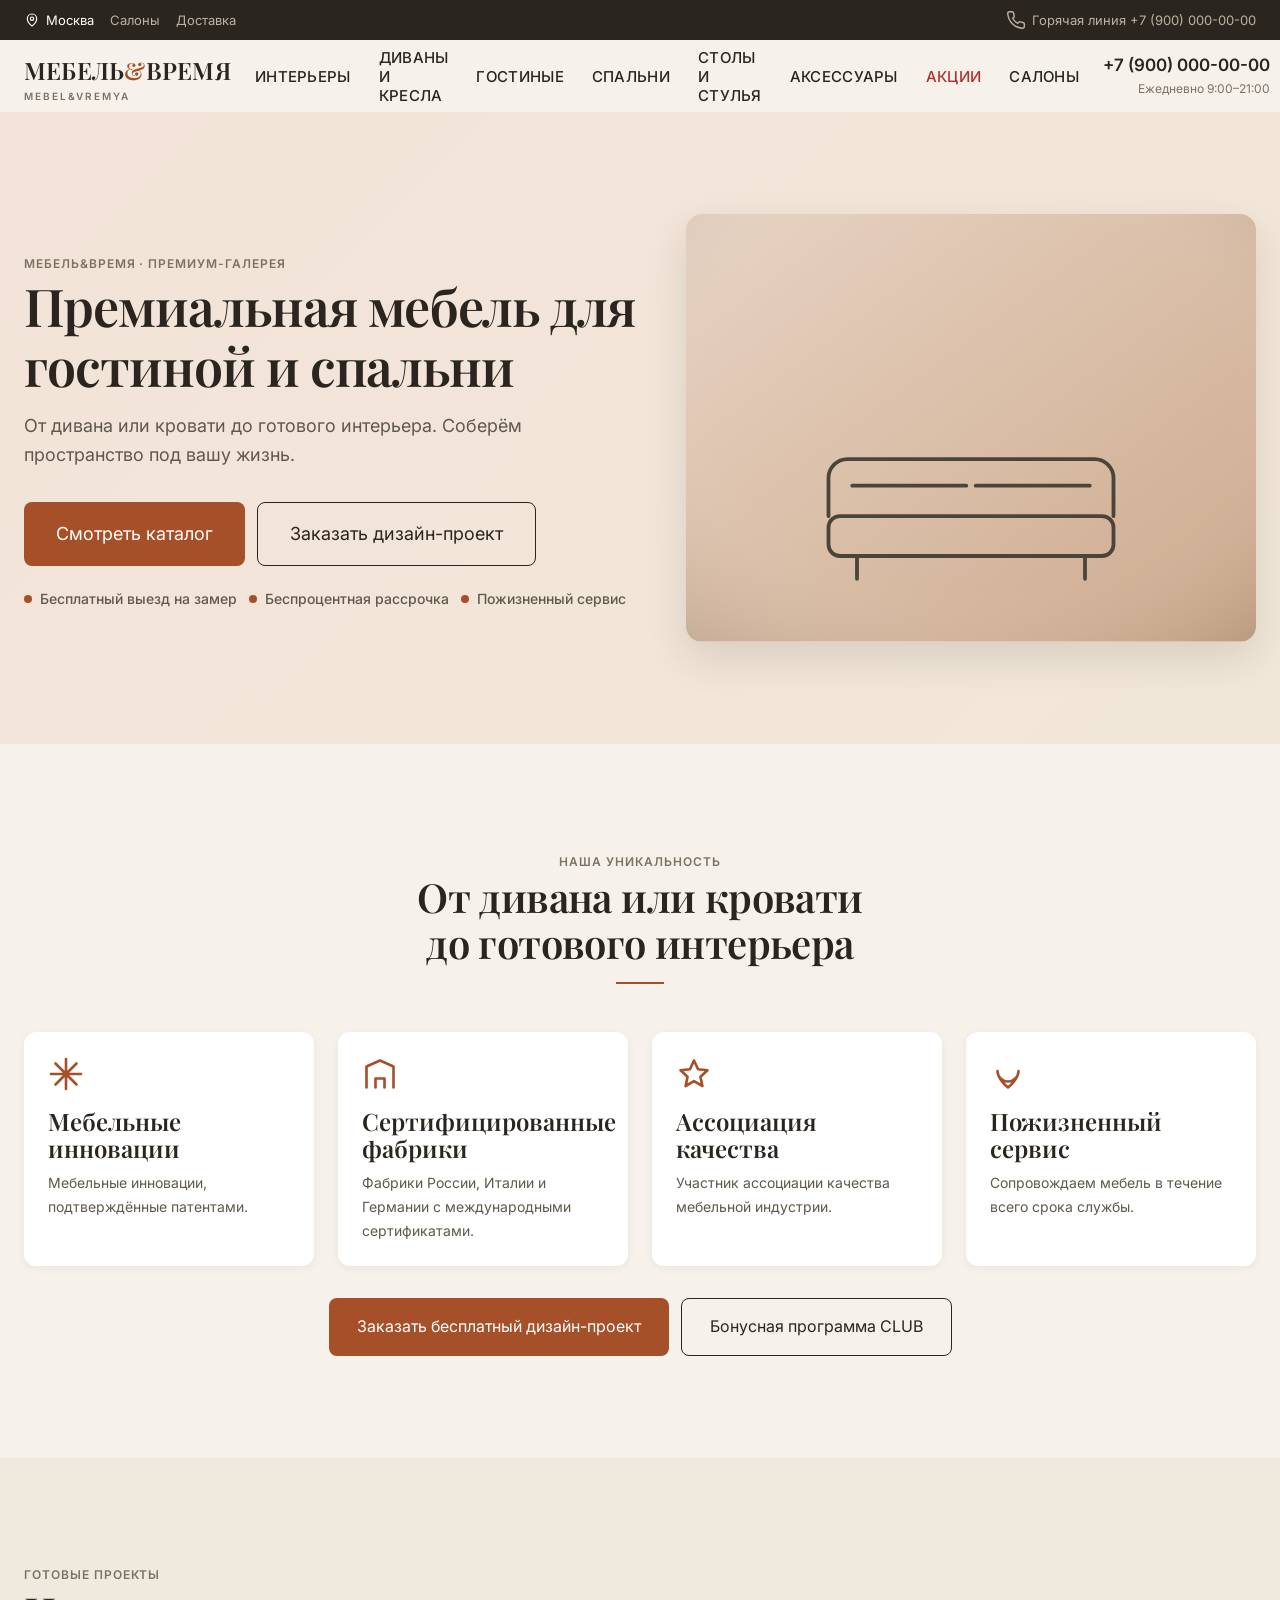
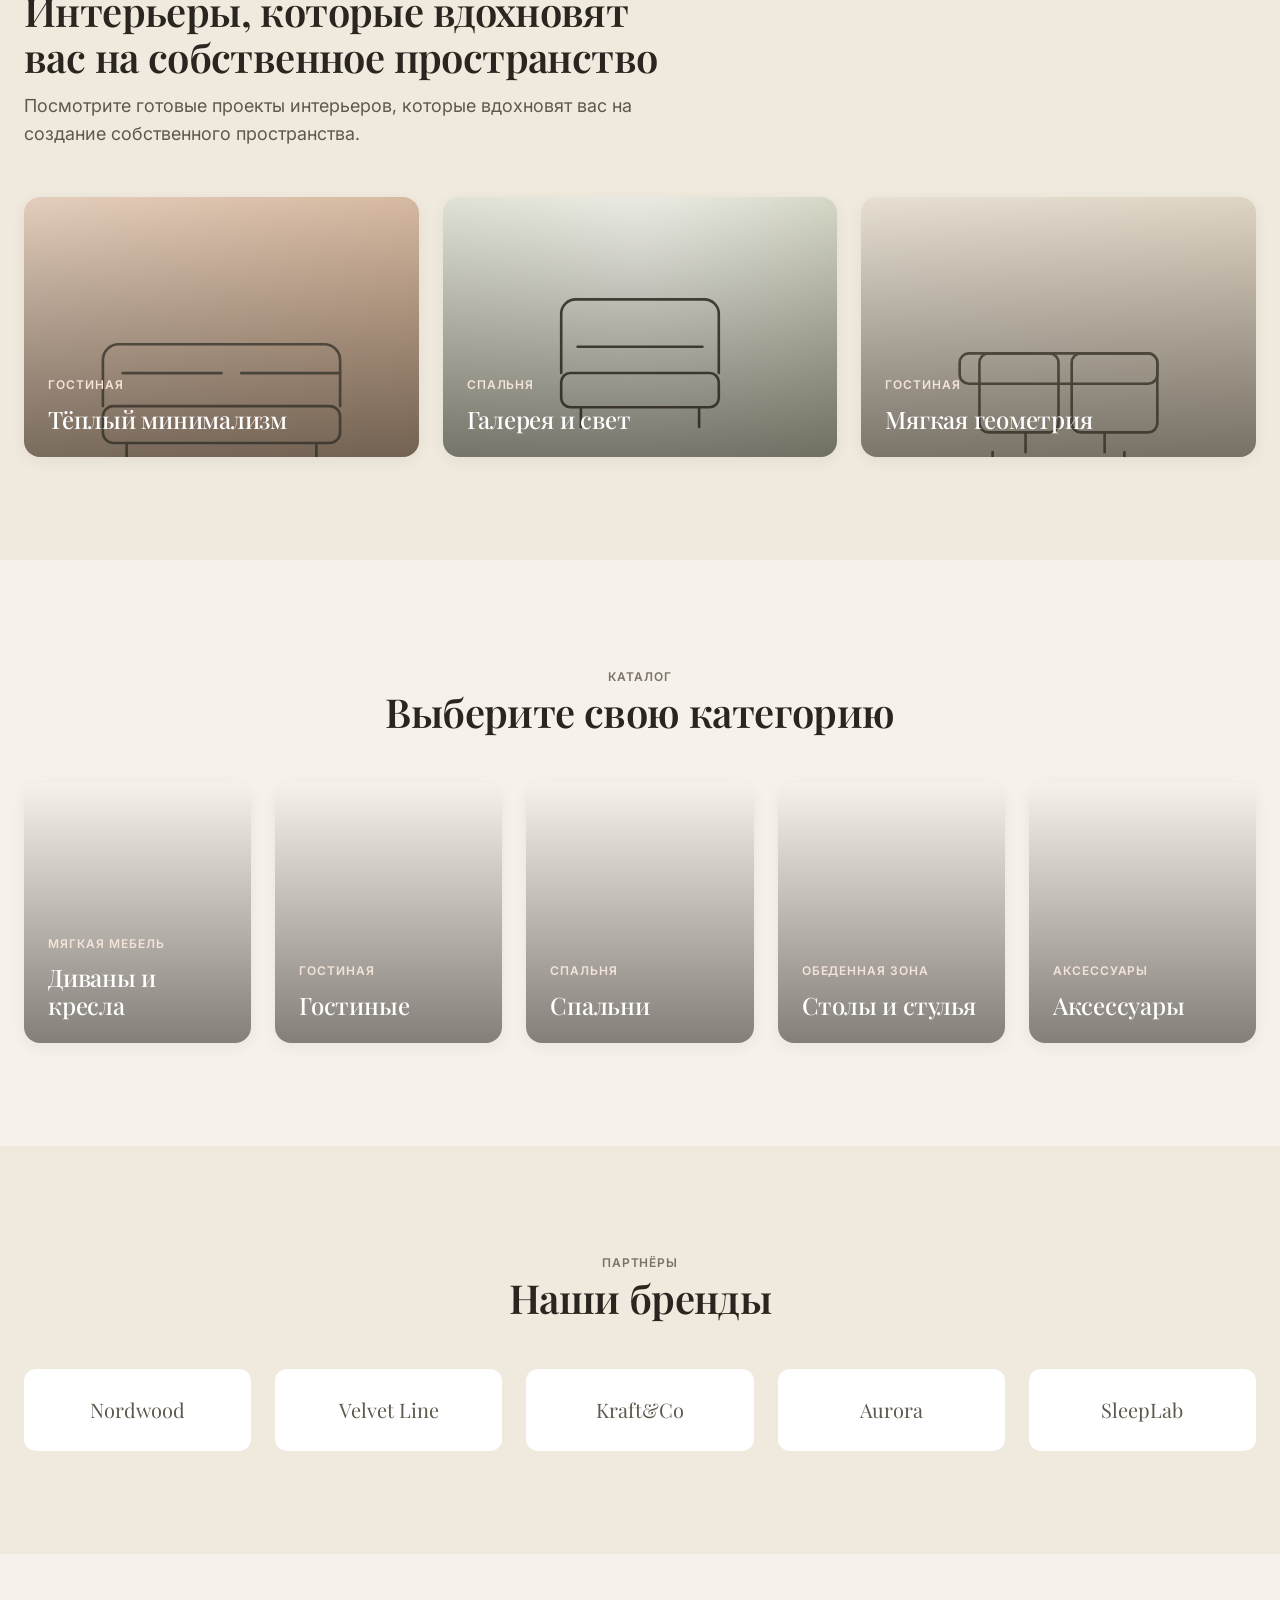
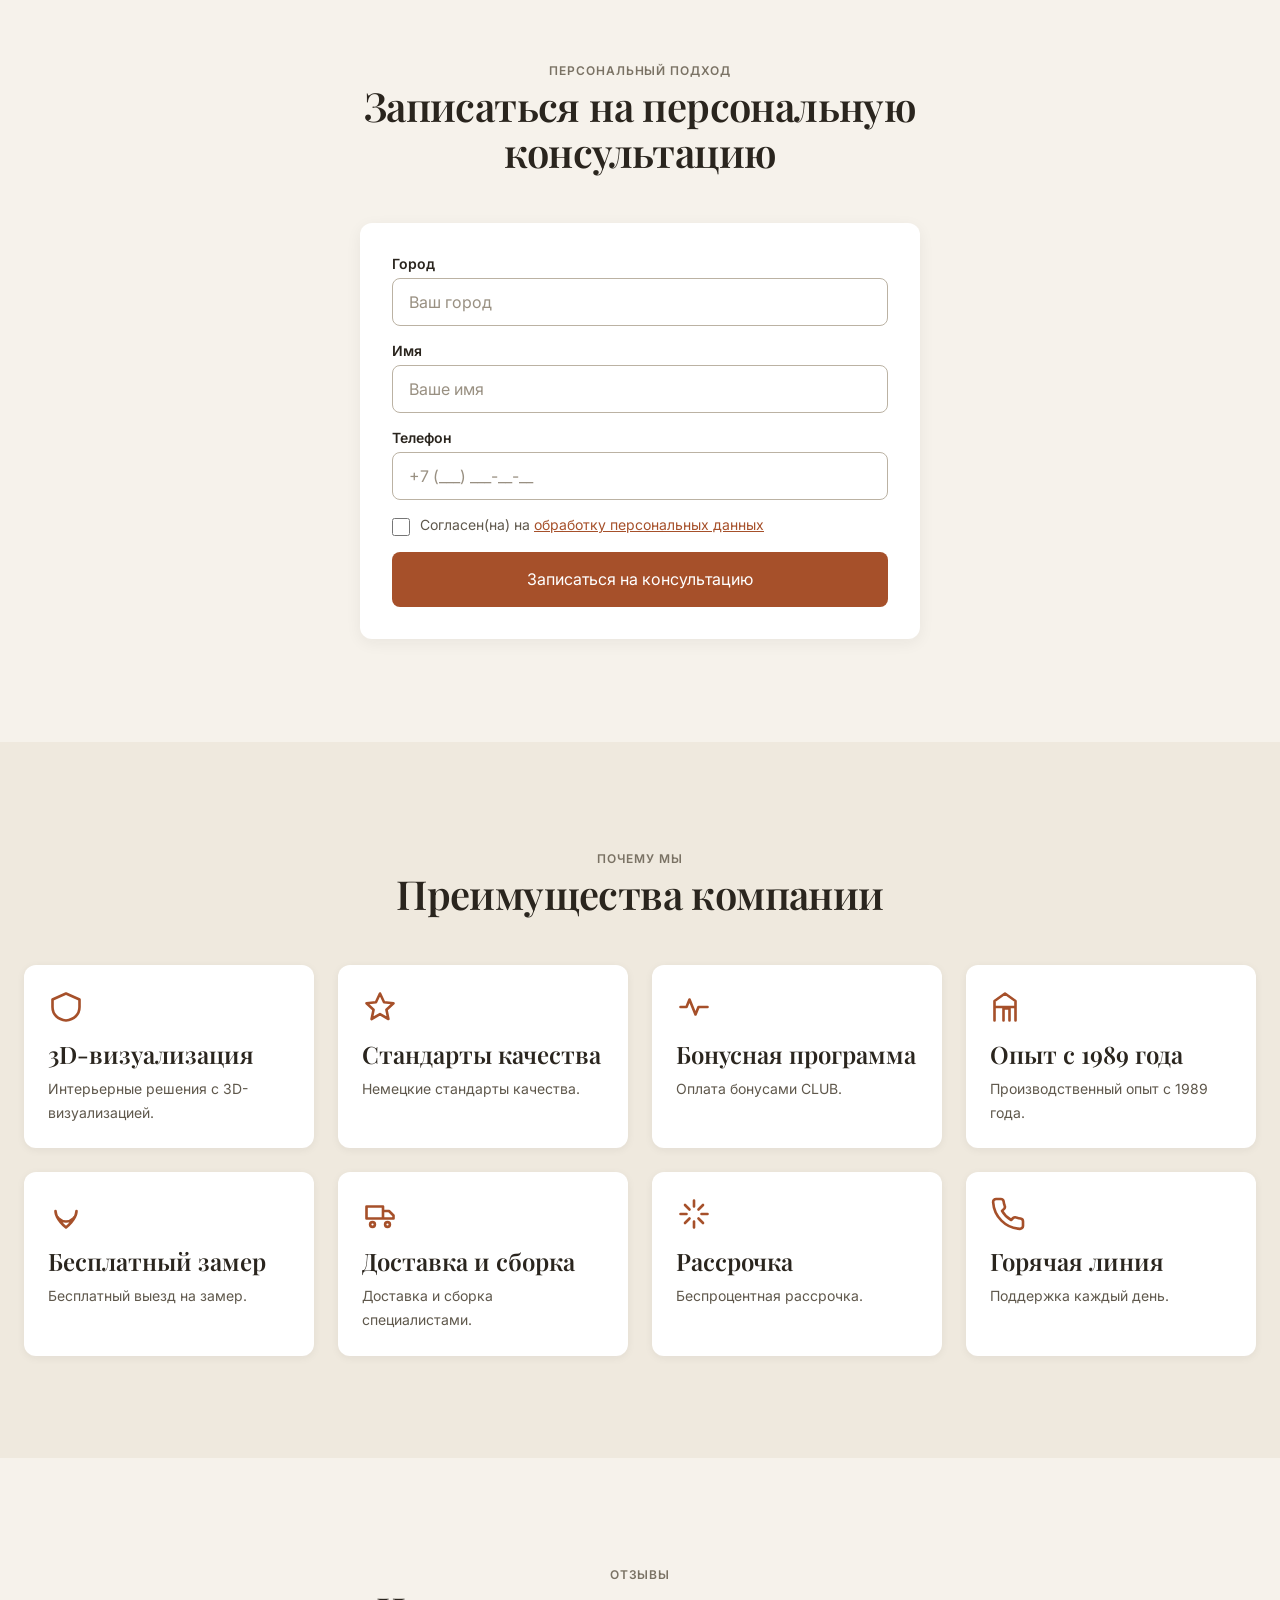
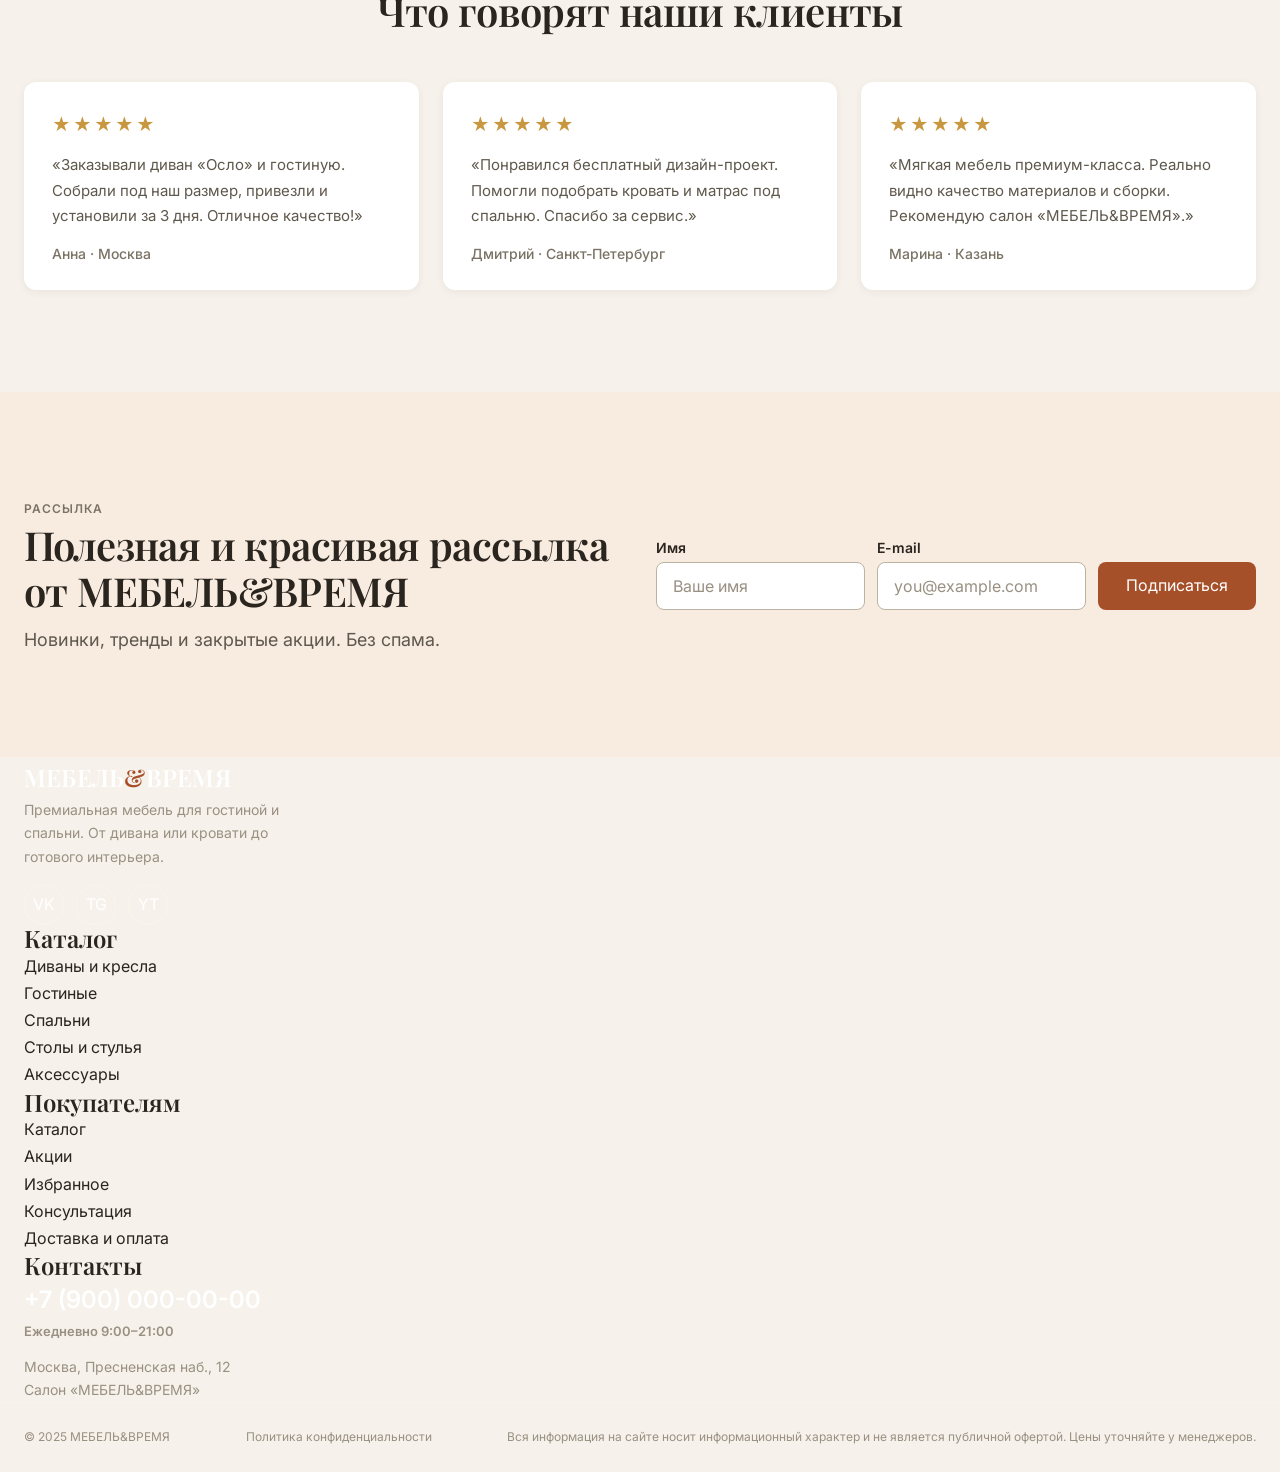
<file: index.html>
<!DOCTYPE html>
<html lang="ru">
<head>
<meta charset="UTF-8">
<meta name="viewport" content="width=device-width, initial-scale=1">
<title>МЕБЕЛЬ&ВРЕМЯ — премиальная мебель для гостиной и спальни</title>
<meta name="description" content="Премиальная мебель для гостиной и спальни. От дивана или кровати до готового интерьера. Каталог, дизайн-проекты, салоны.">
<link rel="icon" type="image/svg+xml" href="assets/favicon.svg">
<link rel="stylesheet" href="assets/styles.css">
</head>
<body data-page="home">
<header id="site-header"></header>

<main>
  <!-- Hero -->
  <section class="hero">
    <div class="container">
      <div>
        <span class="overline">МЕБЕЛЬ&ВРЕМЯ · премиум-галерея</span>
        <h1>Премиальная мебель для гостиной и&nbsp;спальни</h1>
        <p class="lead">От дивана или кровати до готового интерьера. Соберём пространство под вашу жизнь.</p>
        <div class="hero-actions">
          <a class="btn btn--primary btn--large" href="catalog.html">Смотреть каталог</a>
          <a class="btn btn--secondary btn--large" href="#consult">Заказать дизайн-проект</a>
        </div>
        <div class="hero-badges">
          <span class="hero-badge"><span class="dot"></span>Бесплатный выезд на замер</span>
          <span class="hero-badge"><span class="dot"></span>Беспроцентная рассрочка</span>
          <span class="hero-badge"><span class="dot"></span>Пожизненный сервис</span>
        </div>
      </div>
      <div class="hero-visual" id="hero-visual"></div>
    </div>
  </section>

  <!-- Уникальность -->
  <section class="section">
    <div class="container">
      <div class="section-head section-head--center">
        <span class="overline">Наша уникальность</span>
        <h2>От дивана или кровати до&nbsp;готового интерьера</h2>
        <div class="rule rule--center"></div>
      </div>
      <div class="adv-grid">
        <div class="advantage-card">
          <svg class="icon-big" viewBox="0 0 24 24" fill="none" stroke="currentColor" stroke-width="1.75" stroke-linecap="round" stroke-linejoin="round" aria-hidden="true"><path d="M12 2v20M2 12h20M5 5l14 14M19 5 5 19"/></svg>
          <h4>Мебельные инновации</h4>
          <p>Мебельные инновации, подтверждённые патентами.</p>
        </div>
        <div class="advantage-card">
          <svg class="icon-big" viewBox="0 0 24 24" fill="none" stroke="currentColor" stroke-width="1.75" stroke-linecap="round" stroke-linejoin="round" aria-hidden="true"><path d="M3 21V7l9-4 9 4v14M9 21v-6h6v6"/></svg>
          <h4>Сертифицированные фабрики</h4>
          <p>Фабрики России, Италии и Германии с международными сертификатами.</p>
        </div>
        <div class="advantage-card">
          <svg class="icon-big" viewBox="0 0 24 24" fill="none" stroke="currentColor" stroke-width="1.75" stroke-linecap="round" stroke-linejoin="round" aria-hidden="true"><path d="M12 3l2.7 5.8 6.3.7-4.7 4.3 1.3 6.2-5.6-3.2L6.4 20l1.3-6.2L3 9.5l6.3-.7L12 3Z"/></svg>
          <h4>Ассоциация качества</h4>
          <p>Участник ассоциации качества мебельной индустрии.</p>
        </div>
        <div class="advantage-card">
          <svg class="icon-big" viewBox="0 0 24 24" fill="none" stroke="currentColor" stroke-width="1.75" stroke-linecap="round" stroke-linejoin="round" aria-hidden="true"><path d="M12 21s-7-5.5-7-11a7 7 0 1 0 14 0c0 5.5-7 11-7 11Z"/></svg>
          <h4>Пожизненный сервис</h4>
          <p>Сопровождаем мебель в течение всего срока службы.</p>
        </div>
      </div>
      <div class="hero-actions" style="justify-content:center;margin-top:var(--mv-space-6);">
        <a class="btn btn--primary" href="#consult">Заказать бесплатный дизайн-проект</a>
        <a class="btn btn--secondary" href="catalog.html?sale=1">Бонусная программа CLUB</a>
      </div>
    </div>
  </section>

  <!-- Интерьеры -->
  <section class="section section--alt" id="interiors">
    <div class="container">
      <div class="section-head">
        <span class="overline">Готовые проекты</span>
        <h2>Интерьеры, которые вдохновят вас на&nbsp;собственное пространство</h2>
        <p class="lead">Посмотрите готовые проекты интерьеров, которые вдохновят вас на создание собственного пространства.</p>
      </div>
      <div class="cat-grid" style="grid-template-columns:repeat(3,1fr);">
        <a class="category-card" href="catalog.html?category=gostinye">
          <span class="bg" style="background:url('assets/img/interior-1.svg') center/cover"></span>
          <span class="shade"></span><span class="inner"><span class="overline">Гостиная</span><h3>Тёплый минимализм</h3></span>
          <span class="arr">→</span>
        </a>
        <a class="category-card" href="catalog.html?category=spalni">
          <span class="bg" style="background:url('assets/img/interior-2.svg') center/cover"></span>
          <span class="shade"></span><span class="inner"><span class="overline">Спальня</span><h3>Галерея и свет</h3></span>
          <span class="arr">→</span>
        </a>
        <a class="category-card" href="catalog.html?category=divany-i-kresla">
          <span class="bg" style="background:url('assets/img/interior-3.svg') center/cover"></span>
          <span class="shade"></span><span class="inner"><span class="overline">Гостиная</span><h3>Мягкая геометрия</h3></span>
          <span class="arr">→</span>
        </a>
      </div>
    </div>
  </section>

  <!-- Категории -->
  <section class="section">
    <div class="container">
      <div class="section-head section-head--center">
        <span class="overline">Каталог</span>
        <h2>Выберите свою категорию</h2>
      </div>
      <div class="cat-grid" id="cat-grid"></div>
    </div>
  </section>

  <!-- Бренды -->
  <section class="section section--alt">
    <div class="container">
      <div class="section-head section-head--center">
        <span class="overline">Партнёры</span>
        <h2>Наши бренды</h2>
      </div>
      <div class="cat-grid" style="grid-template-columns:repeat(auto-fit,minmax(180px,1fr));align-items:center;">
        <div style="text-align:center;font-family:var(--mv-font-serif);font-size:1.25rem;color:var(--mv-graphite-600);padding:24px;background:var(--mv-card);border-radius:var(--mv-radius-card);">Nordwood</div>
        <div style="text-align:center;font-family:var(--mv-font-serif);font-size:1.25rem;color:var(--mv-graphite-600);padding:24px;background:var(--mv-card);border-radius:var(--mv-radius-card);">Velvet Line</div>
        <div style="text-align:center;font-family:var(--mv-font-serif);font-size:1.25rem;color:var(--mv-graphite-600);padding:24px;background:var(--mv-card);border-radius:var(--mv-radius-card);">Kraft&Co</div>
        <div style="text-align:center;font-family:var(--mv-font-serif);font-size:1.25rem;color:var(--mv-graphite-600);padding:24px;background:var(--mv-card);border-radius:var(--mv-radius-card);">Aurora</div>
        <div style="text-align:center;font-family:var(--mv-font-serif);font-size:1.25rem;color:var(--mv-graphite-600);padding:24px;background:var(--mv-card);border-radius:var(--mv-radius-card);">SleepLab</div>
      </div>
    </div>
  </section>

  <!-- Консультация -->
  <section class="section" id="consult">
    <div class="container">
      <div class="section-head section-head--center">
        <span class="overline">Персональный подход</span>
        <h2>Записаться на персональную консультацию</h2>
      </div>
      <div style="max-width:560px;margin-inline:auto;background:var(--mv-card);border-radius:var(--mv-radius-card);padding:var(--mv-space-6);box-shadow:var(--mv-shadow-card);">
        <form class="js-form" novalidate>
          <div class="form-grid" style="grid-template-columns:1fr;">
            <div class="field"><label for="c-city">Город</label><input type="text" id="c-city" name="city" placeholder="Ваш город" required><span class="error-msg"></span></div>
            <div class="field"><label for="c-name">Имя</label><input type="text" id="c-name" name="name" placeholder="Ваше имя" required><span class="error-msg"></span></div>
            <div class="field"><label for="c-phone">Телефон</label><input type="tel" id="c-phone" name="phone" placeholder="+7 (___) ___-__-__" required><span class="error-msg"></span></div>
            <label class="consent"><input type="checkbox" name="consent" required><span>Согласен(на) на <a href="privacy.html">обработку персональных данных</a></span><span class="error-msg"></span></label>
          </div>
          <button class="btn btn--primary btn--block" type="submit" style="margin-top:16px;">Записаться на консультацию</button>
          <div class="form-success" style="margin-top:16px;"><div class="check">✓</div><h3>Спасибо!</h3><p>Заявка отправлена. Менеджер свяжется с вами.</p></div>
        </form>
      </div>
    </div>
  </section>

  <!-- Преимущества компании -->
  <section class="section section--alt">
    <div class="container">
      <div class="section-head section-head--center">
        <span class="overline">Почему мы</span>
        <h2>Преимущества компании</h2>
      </div>
      <div class="adv-grid">
        <div class="advantage-card"><svg class="icon-big" viewBox="0 0 24 24" fill="none" stroke="currentColor" stroke-width="1.75" stroke-linecap="round" stroke-linejoin="round" aria-hidden="true"><path d="M12 3l9 4v5c0 5-3.6 8.4-9 9-5.4-.6-9-4-9-9V7l9-4Z"/></svg><h4>3D-визуализация</h4><p>Интерьерные решения с 3D-визуализацией.</p></div>
        <div class="advantage-card"><svg class="icon-big" viewBox="0 0 24 24" fill="none" stroke="currentColor" stroke-width="1.75" stroke-linecap="round" stroke-linejoin="round" aria-hidden="true"><path d="M12 3l2.7 5.8 6.3.7-4.7 4.3 1.3 6.2-5.6-3.2L6.4 20l1.3-6.2L3 9.5l6.3-.7L12 3Z"/></svg><h4>Стандарты качества</h4><p>Немецкие стандарты качества.</p></div>
        <div class="advantage-card"><svg class="icon-big" viewBox="0 0 24 24" fill="none" stroke="currentColor" stroke-width="1.75" stroke-linecap="round" stroke-linejoin="round" aria-hidden="true"><path d="M3 12h4l2-5 4 10 2-5h6"/></svg><h4>Бонусная программа</h4><p>Оплата бонусами CLUB.</p></div>
        <div class="advantage-card"><svg class="icon-big" viewBox="0 0 24 24" fill="none" stroke="currentColor" stroke-width="1.75" stroke-linecap="round" stroke-linejoin="round" aria-hidden="true"><path d="M3 21V8l7-5 7 5v13M3 12h14M9 21v-8h4v8"/></svg><h4>Опыт с 1989 года</h4><p>Производственный опыт с 1989 года.</p></div>
        <div class="advantage-card"><svg class="icon-big" viewBox="0 0 24 24" fill="none" stroke="currentColor" stroke-width="1.75" stroke-linecap="round" stroke-linejoin="round" aria-hidden="true"><path d="M12 21s-7-5.5-7-11a7 7 0 1 0 14 0c0 5.5-7 11-7 11Z"/></svg><h4>Бесплатный замер</h4><p>Бесплатный выезд на замер.</p></div>
        <div class="advantage-card"><svg class="icon-big" viewBox="0 0 24 24" fill="none" stroke="currentColor" stroke-width="1.75" stroke-linecap="round" stroke-linejoin="round" aria-hidden="true"><path d="M3 7h11v8H3zM14 10h4l3 3v2h-7z"/><circle cx="7" cy="19" r="1.6"/><circle cx="17" cy="19" r="1.6"/></svg><h4>Доставка и сборка</h4><p>Доставка и сборка специалистами.</p></div>
        <div class="advantage-card"><svg class="icon-big" viewBox="0 0 24 24" fill="none" stroke="currentColor" stroke-width="1.75" stroke-linecap="round" stroke-linejoin="round" aria-hidden="true"><path d="M12 3v4M12 17v4M3 12h4M17 12h4M6 6l3 3M15 15l3 3M18 6l-3 3M9 15l-3 3"/></svg><h4>Рассрочка</h4><p>Беспроцентная рассрочка.</p></div>
        <div class="advantage-card"><svg class="icon-big" viewBox="0 0 24 24" fill="none" stroke="currentColor" stroke-width="1.75" stroke-linecap="round" stroke-linejoin="round" aria-hidden="true"><path d="M22 16.9v3a2 2 0 0 1-2.2 2A19 19 0 0 1 2.1 4.2 2 2 0 0 1 4.1 2h3a2 2 0 0 1 2 1.7c.1 1 .4 1.9.7 2.8a2 2 0 0 1-.4 2.1L8 9.9a16 16 0 0 0 6.1 6.1l1.3-1.3a2 2 0 0 1 2.1-.4c.9.3 1.8.6 2.8.7a2 2 0 0 1 1.7 2Z"/></svg><h4>Горячая линия</h4><p>Поддержка каждый день.</p></div>
      </div>
    </div>
  </section>

  <!-- Отзывы -->
  <section class="section">
    <div class="container">
      <div class="section-head section-head--center">
        <span class="overline">Отзывы</span>
        <h2>Что говорят наши клиенты</h2>
      </div>
      <div class="review-grid" id="reviews"></div>
    </div>
  </section>

  <!-- Рассылка -->
  <section class="section newsletter">
    <div class="container">
      <div>
        <span class="overline">Рассылка</span>
        <h2>Полезная и красивая рассылка от МЕБЕЛЬ&ВРЕМЯ</h2>
        <p class="lead" style="margin-top:12px;">Новинки, тренды и закрытые акции. Без спама.</p>
      </div>
      <form class="js-form" novalidate>
        <div class="field"><label for="n-name">Имя</label><input type="text" id="n-name" name="name" placeholder="Ваше имя" required><span class="error-msg"></span></div>
        <div class="field"><label for="n-email">E-mail</label><input type="email" id="n-email" name="email" placeholder="you@example.com" required><span class="error-msg"></span></div>
        <button class="btn btn--primary" type="submit">Подписаться</button>
        <div class="form-success" style="margin-top:16px;"><div class="check">✓</div><h3>Готово!</h3><p>Вы подписаны на рассылку.</p></div>
      </form>
    </div>
  </section>
</main>

<footer id="site-footer"></footer>

<script src="assets/products.js"></script>
<script src="assets/app.js"></script>
</body>
</html>
</file>
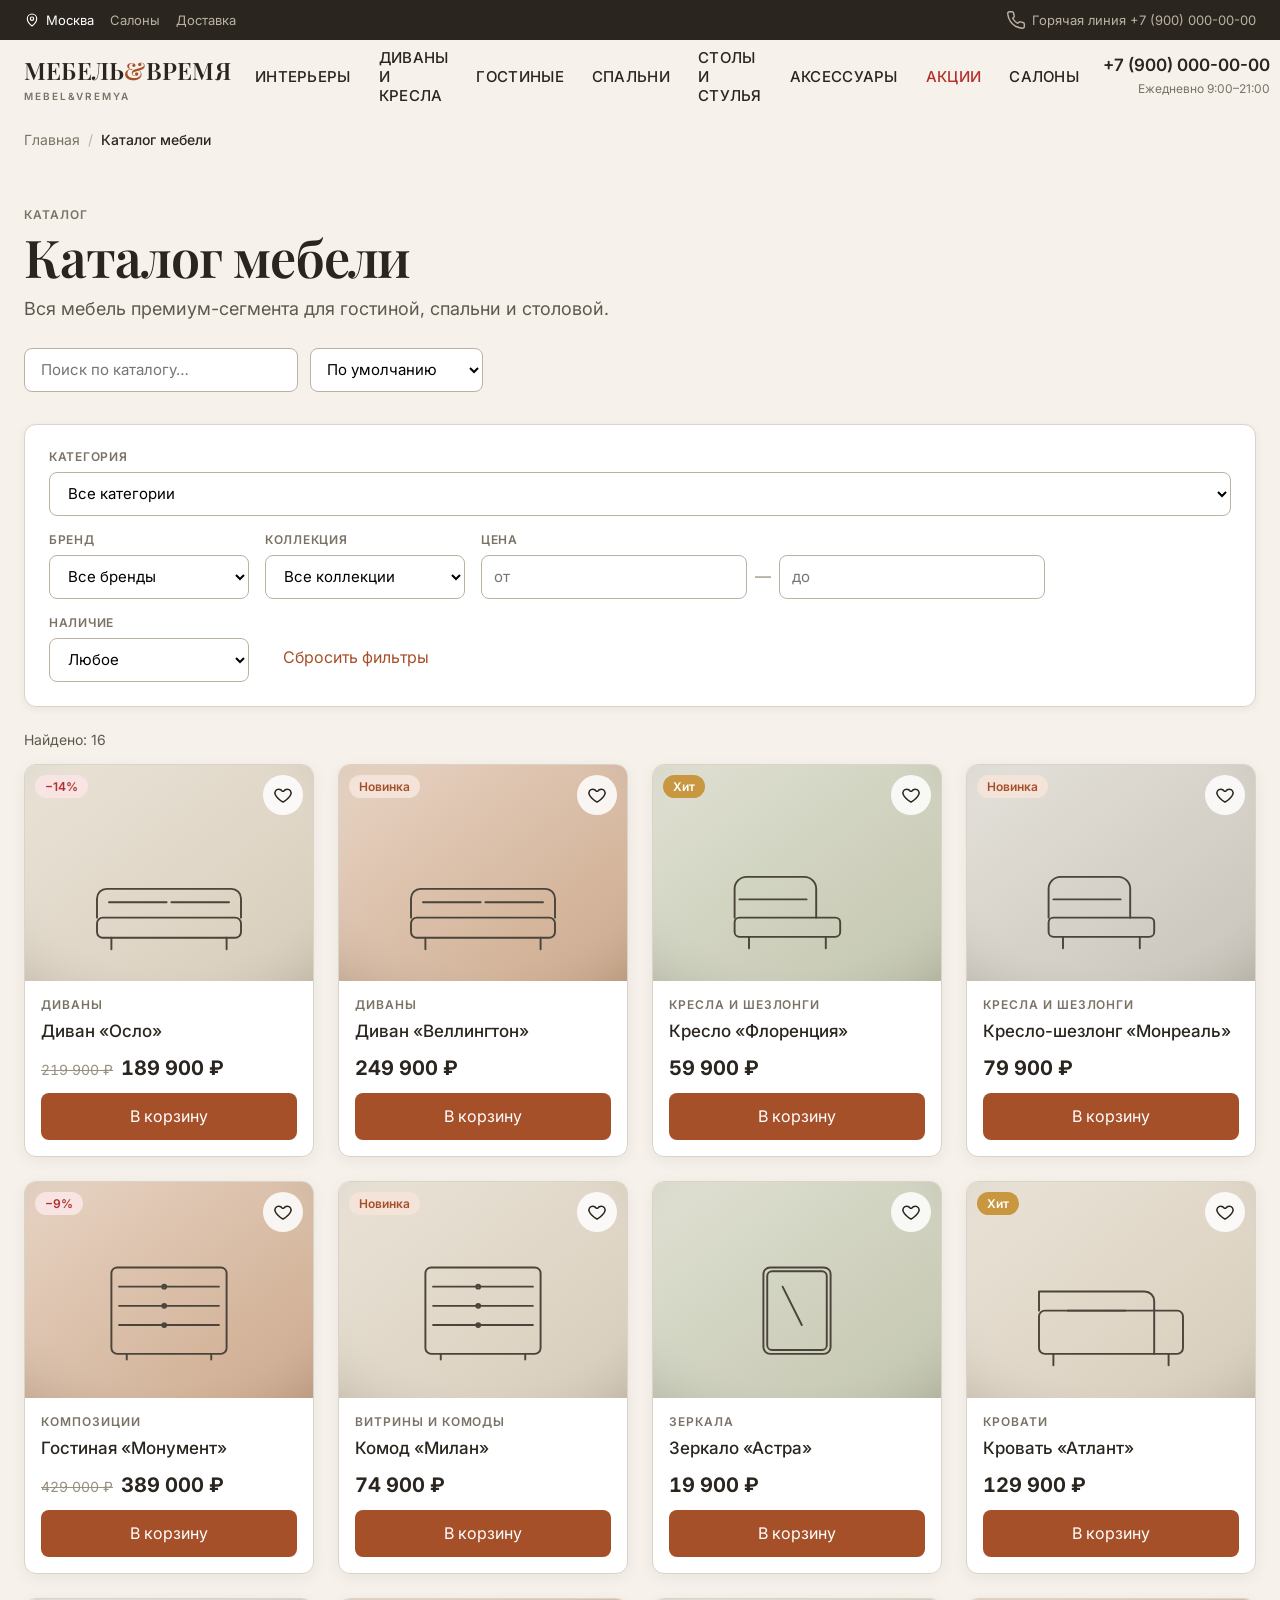
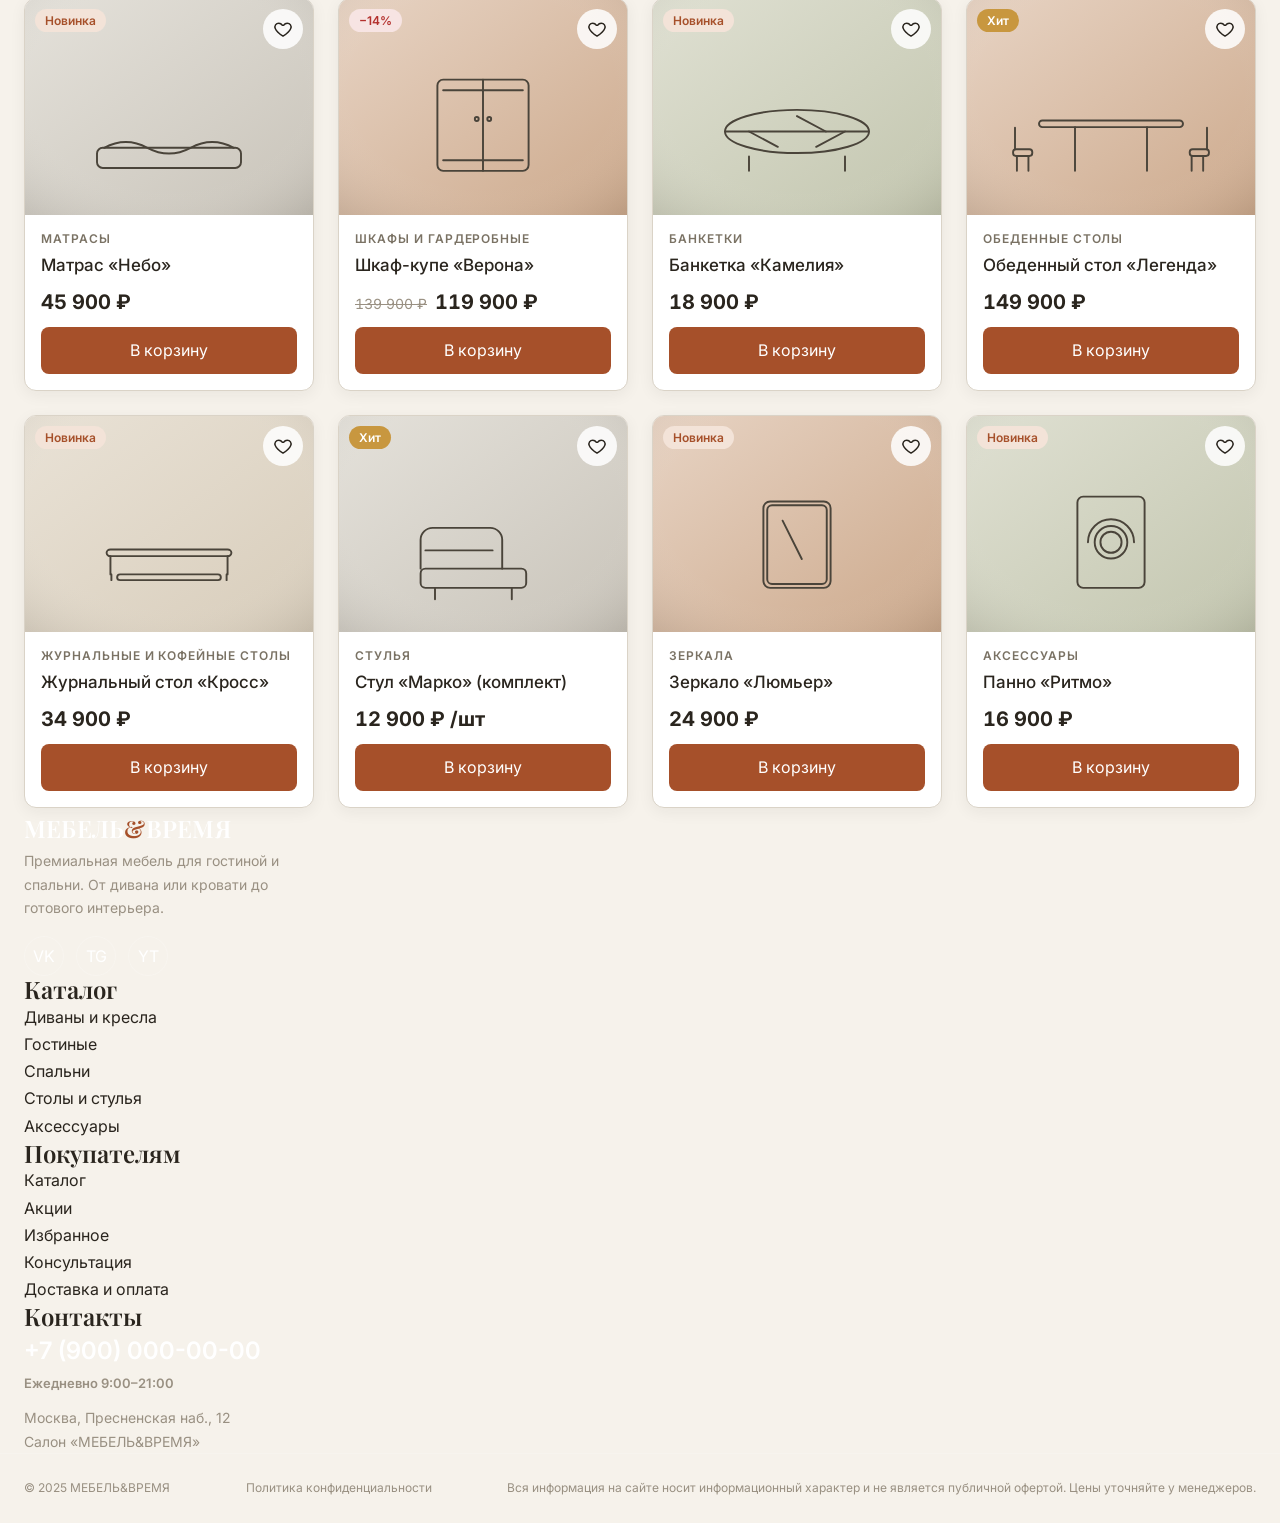
<file: catalog.html>
<!DOCTYPE html>
<html lang="ru">
<head>
<meta charset="UTF-8">
<meta name="viewport" content="width=device-width, initial-scale=1">
<title>Каталог мебели — МЕБЕЛЬ&ВРЕМЯ</title>
<meta name="description" content="Каталог премиальной мебели: диваны, кресла, гостиные, спальни, столы и стулья, аксессуары. Фильтры, поиск, сортировка.">
<link rel="icon" type="image/svg+xml" href="assets/favicon.svg">
<link rel="stylesheet" href="assets/styles.css">
</head>
<body data-page="catalog">
<header id="site-header"></header>

<main>
  <div class="page-breadcrumb-wrap">
    <div class="container">
      <nav class="breadcrumbs" aria-label="Хлебные крошки">
        <a href="index.html">Главная</a><span class="sep">/</span><span class="current" data-catalog-title>Каталог мебели</span>
      </nav>
    </div>
  </div>

  <div class="page-head">
    <div class="container">
      <span class="overline">Каталог</span>
      <h1 data-catalog-title>Каталог мебели</h1>
      <p class="lead" data-catalog-subtitle>Вся мебель премиум-сегмента для гостиной, спальни и столовой.</p>
    </div>
  </div>

  <section class="section" style="padding-block:0 0 var(--mv-section-py);">
    <div class="container">
      <div class="catalog-top">
        <div class="sort-row">
          <input type="search" id="catalog-search" placeholder="Поиск по каталогу…" style="height:44px;padding:0 16px;border:1px solid var(--mv-graphite-300);border-radius:8px;font:400 15px var(--mv-font-sans);min-width:220px;">
          <select id="sort" class="sort-select" aria-label="Сортировка">
            <option value="default">По умолчанию</option>
            <option value="price-asc">Цена ↑</option>
            <option value="price-desc">Цена ↓</option>
            <option value="new">Сначала новинки</option>
            <option value="name">По названию</option>
          </select>
        </div>
      </div>

      <div class="filters" id="filters"></div>

      <div style="display:flex;align-items:center;justify-content:space-between;margin-bottom:var(--mv-space-4);">
        <span class="result-count" id="count">Найдено: 0</span>
      </div>

      <div class="product-grid" id="product-grid"></div>
    </div>
  </section>
</main>

<footer id="site-footer"></footer>

<script src="assets/products.js"></script>
<script src="assets/app.js"></script>
</body>
</html>
</file>
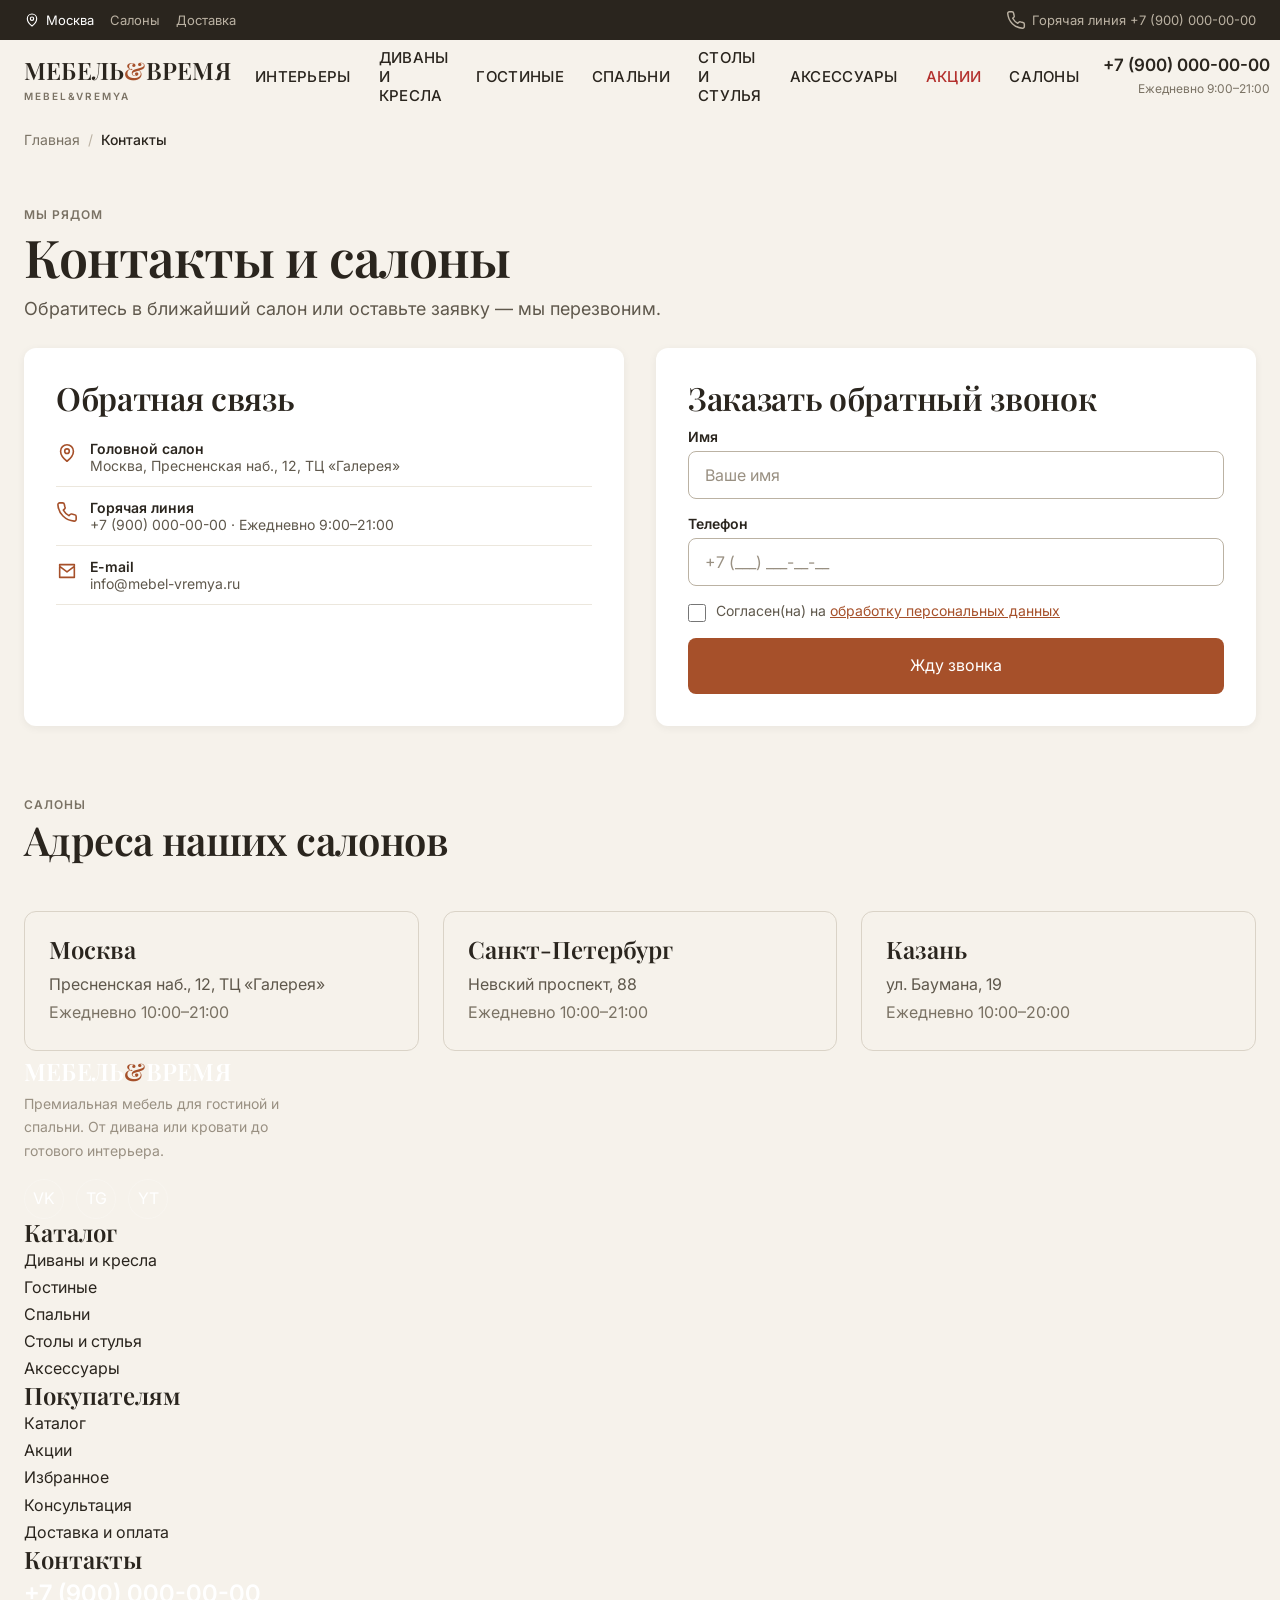
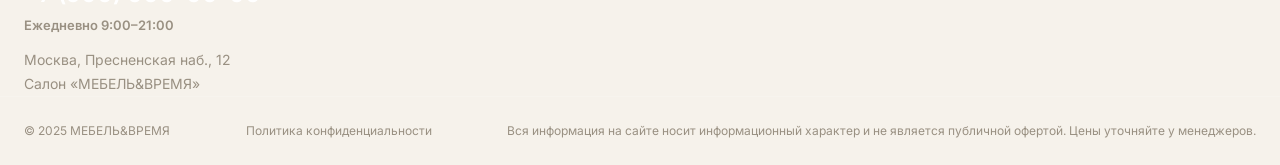
<file: contacts.html>
<!DOCTYPE html>
<html lang="ru">
<head>
<meta charset="UTF-8">
<meta name="viewport" content="width=device-width, initial-scale=1">
<title>Контакты и салоны — МЕБЕЛЬ&ВРЕМЯ</title>
<meta name="description" content="Адреса салонов МЕБЕЛЬ&ВРЕМЯ, телефон горячей линии, контактная и обратная связь. Запись на консультацию.">
<link rel="icon" type="image/svg+xml" href="assets/favicon.svg">
<link rel="stylesheet" href="assets/styles.css">
</head>
<body data-page="contacts">
<header id="site-header"></header>

<main>
  <div class="page-breadcrumb-wrap">
    <div class="container">
      <nav class="breadcrumbs" aria-label="Хлебные крошки">
        <a href="index.html">Главная</a><span class="sep">/</span><span class="current">Контакты</span>
      </nav>
    </div>
  </div>

  <div class="page-head">
    <div class="container">
      <span class="overline">Мы рядом</span>
      <h1>Контакты и салоны</h1>
      <p class="lead">Обратитесь в ближайший салон или оставьте заявку — мы перезвоним.</p>
    </div>
  </div>

  <section class="section" style="padding-block:0 0 var(--mv-section-py);">
    <div class="container">
      <div class="contact-grid">
        <div class="contact-card">
          <h3>Обратная связь</h3>
          <div class="contact-row">
            <svg class="icon" viewBox="0 0 24 24" fill="none" stroke="currentColor" stroke-width="1.75" stroke-linecap="round" stroke-linejoin="round" aria-hidden="true"><path d="M12 21s7-5.5 7-11a7 7 0 1 0-14 0c0 5.5 7 11 7 11Z"/><circle cx="12" cy="10" r="2.5"/></svg>
            <div><div class="k">Головной салон</div><div class="v">Москва, Пресненская наб., 12, ТЦ «Галерея»</div></div>
          </div>
          <div class="contact-row">
            <svg class="icon" viewBox="0 0 24 24" fill="none" stroke="currentColor" stroke-width="1.75" stroke-linecap="round" stroke-linejoin="round" aria-hidden="true"><path d="M22 16.9v3a2 2 0 0 1-2.2 2A19 19 0 0 1 2.1 4.2 2 2 0 0 1 4.1 2h3a2 2 0 0 1 2 1.7c.1 1 .4 1.9.7 2.8a2 2 0 0 1-.4 2.1L8 9.9a16 16 0 0 0 6.1 6.1l1.3-1.3a2 2 0 0 1 2.1-.4c.9.3 1.8.6 2.8.7a2 2 0 0 1 1.7 2Z"/></svg>
            <div><div class="k">Горячая линия</div><div class="v">+7 (900) 000-00-00 · Ежедневно 9:00–21:00</div></div>
          </div>
          <div class="contact-row">
            <svg class="icon" viewBox="0 0 24 24" fill="none" stroke="currentColor" stroke-width="1.75" stroke-linecap="round" stroke-linejoin="round" aria-hidden="true"><path d="M4 5h16v14H4zM4 7l8 6 8-6"/></svg>
            <div><div class="k">E-mail</div><div class="v">info@mebel-vremya.ru</div></div>
          </div>
        </div>

        <div class="contact-card">
          <h3>Заказать обратный звонок</h3>
          <form class="js-form" novalidate>
            <div class="form-grid" style="grid-template-columns:1fr;">
              <div class="field"><label for="cb-name">Имя</label><input type="text" id="cb-name" name="name" placeholder="Ваше имя" required><span class="error-msg"></span></div>
              <div class="field"><label for="cb-phone">Телефон</label><input type="tel" id="cb-phone" name="phone" placeholder="+7 (___) ___-__-__" required><span class="error-msg"></span></div>
              <label class="consent"><input type="checkbox" name="consent" required><span>Согласен(на) на <a href="privacy.html">обработку персональных данных</a></span><span class="error-msg"></span></label>
            </div>
            <button class="btn btn--primary btn--block" type="submit" style="margin-top:16px;">Жду звонка</button>
            <div class="form-success" style="margin-top:16px;"><div class="check">✓</div><h3>Спасибо!</h3><p>Заявка отправлена. Менеджер свяжется с вами.</p></div>
          </form>
        </div>
      </div>

      <div class="section-head" style="margin-top:var(--mv-space-8);">
        <span class="overline">Салоны</span>
        <h2>Адреса наших салонов</h2>
      </div>
      <div class="salon-list">
        <div class="salon">
          <h4>Москва</h4>
          <p style="margin-top:8px;">Пресненская наб., 12, ТЦ «Галерея»<br><span class="muted">Ежедневно 10:00–21:00</span></p>
        </div>
        <div class="salon">
          <h4>Санкт-Петербург</h4>
          <p style="margin-top:8px;">Невский проспект, 88<br><span class="muted">Ежедневно 10:00–21:00</span></p>
        </div>
        <div class="salon">
          <h4>Казань</h4>
          <p style="margin-top:8px;">ул. Баумана, 19<br><span class="muted">Ежедневно 10:00–20:00</span></p>
        </div>
      </div>
    </div>
  </section>
</main>

<footer id="site-footer"></footer>

<script src="assets/products.js"></script>
<script src="assets/app.js"></script>
</body>
</html>
</file>
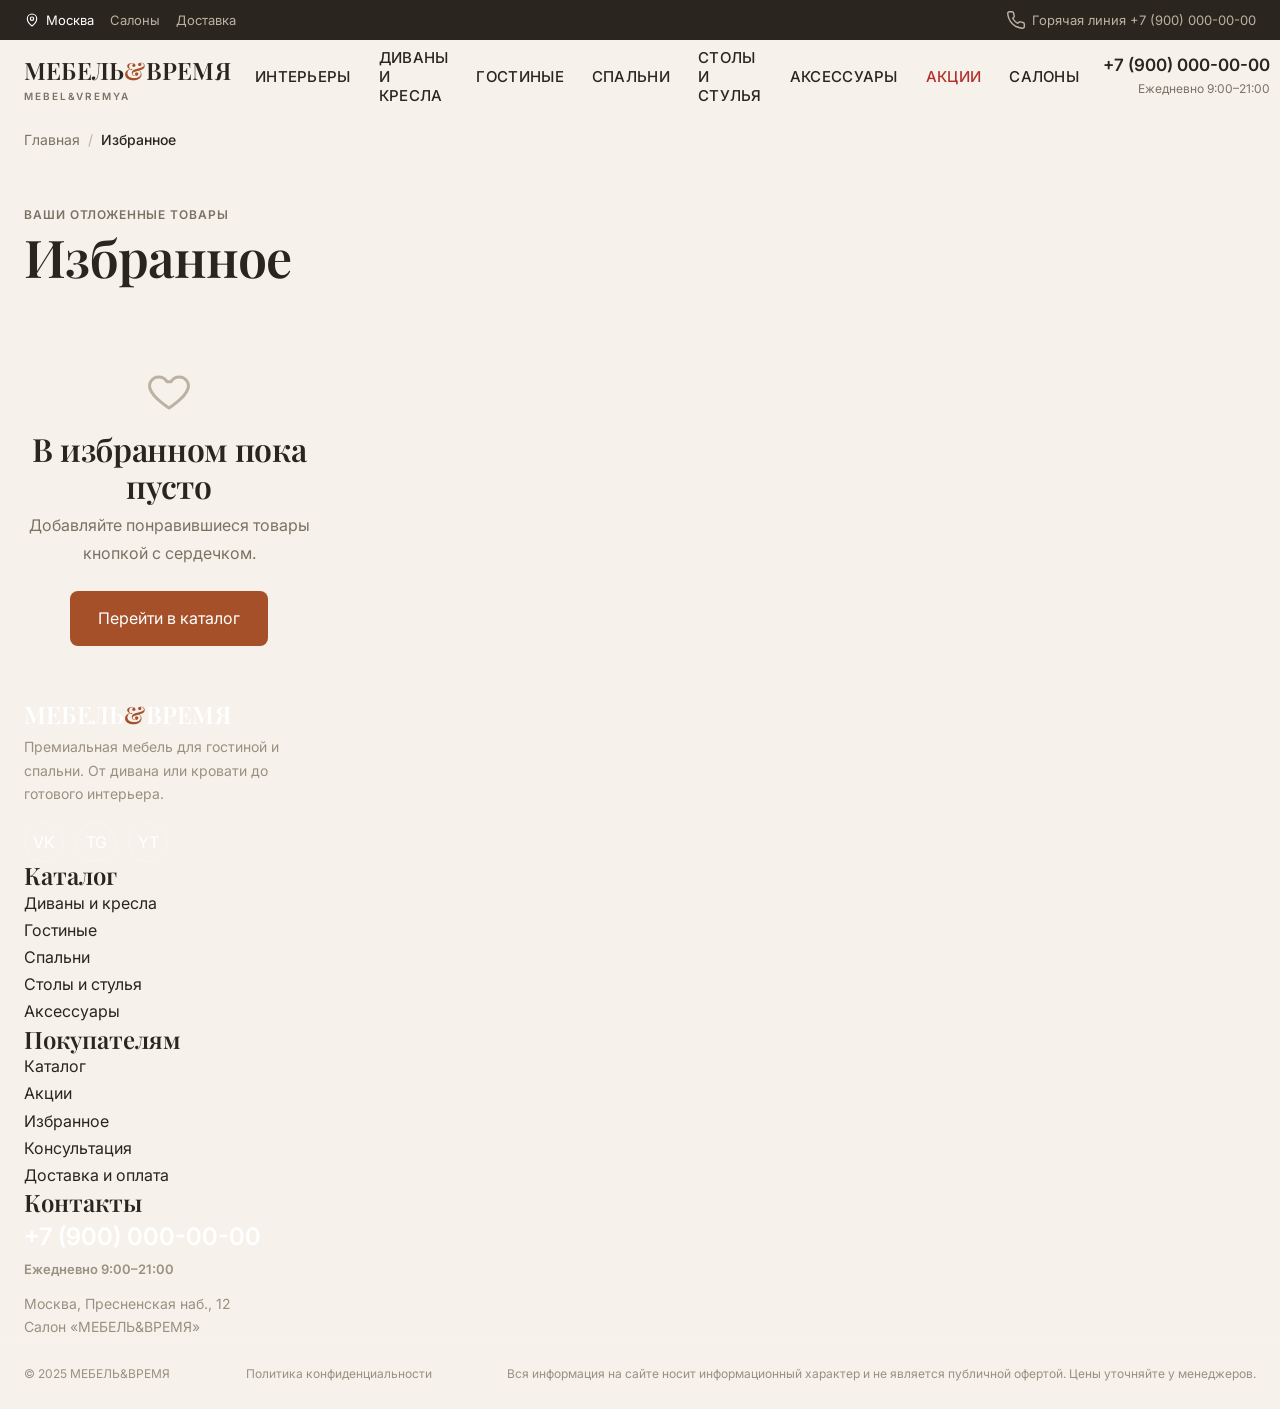
<file: favorites.html>
<!DOCTYPE html>
<html lang="ru">
<head>
<meta charset="UTF-8">
<meta name="viewport" content="width=device-width, initial-scale=1">
<title>Избранное — МЕБЕЛЬ&ВРЕМЯ</title>
<meta name="description" content="Отложенные товары в избранном. Сохраняйте понравившуюся мебель и возвращайтесь к ней позже.">
<link rel="icon" type="image/svg+xml" href="assets/favicon.svg">
<link rel="stylesheet" href="assets/styles.css">
</head>
<body data-page="favorites">
<header id="site-header"></header>

<main>
  <div class="page-breadcrumb-wrap">
    <div class="container">
      <nav class="breadcrumbs" aria-label="Хлебные крошки">
        <a href="index.html">Главная</a><span class="sep">/</span><span class="current">Избранное</span>
      </nav>
    </div>
  </div>

  <div class="page-head">
    <div class="container">
      <span class="overline">Ваши отложенные товары</span>
      <h1>Избранное</h1>
      <p class="lead" id="fav-count-msg"></p>
    </div>
  </div>

  <section class="section" style="padding-block:0 0 var(--mv-section-py);">
    <div class="container">
      <div class="product-grid" id="fav-grid"></div>
    </div>
  </section>
</main>

<footer id="site-footer"></footer>

<script src="assets/products.js"></script>
<script src="assets/app.js"></script>
</body>
</html>
</file>
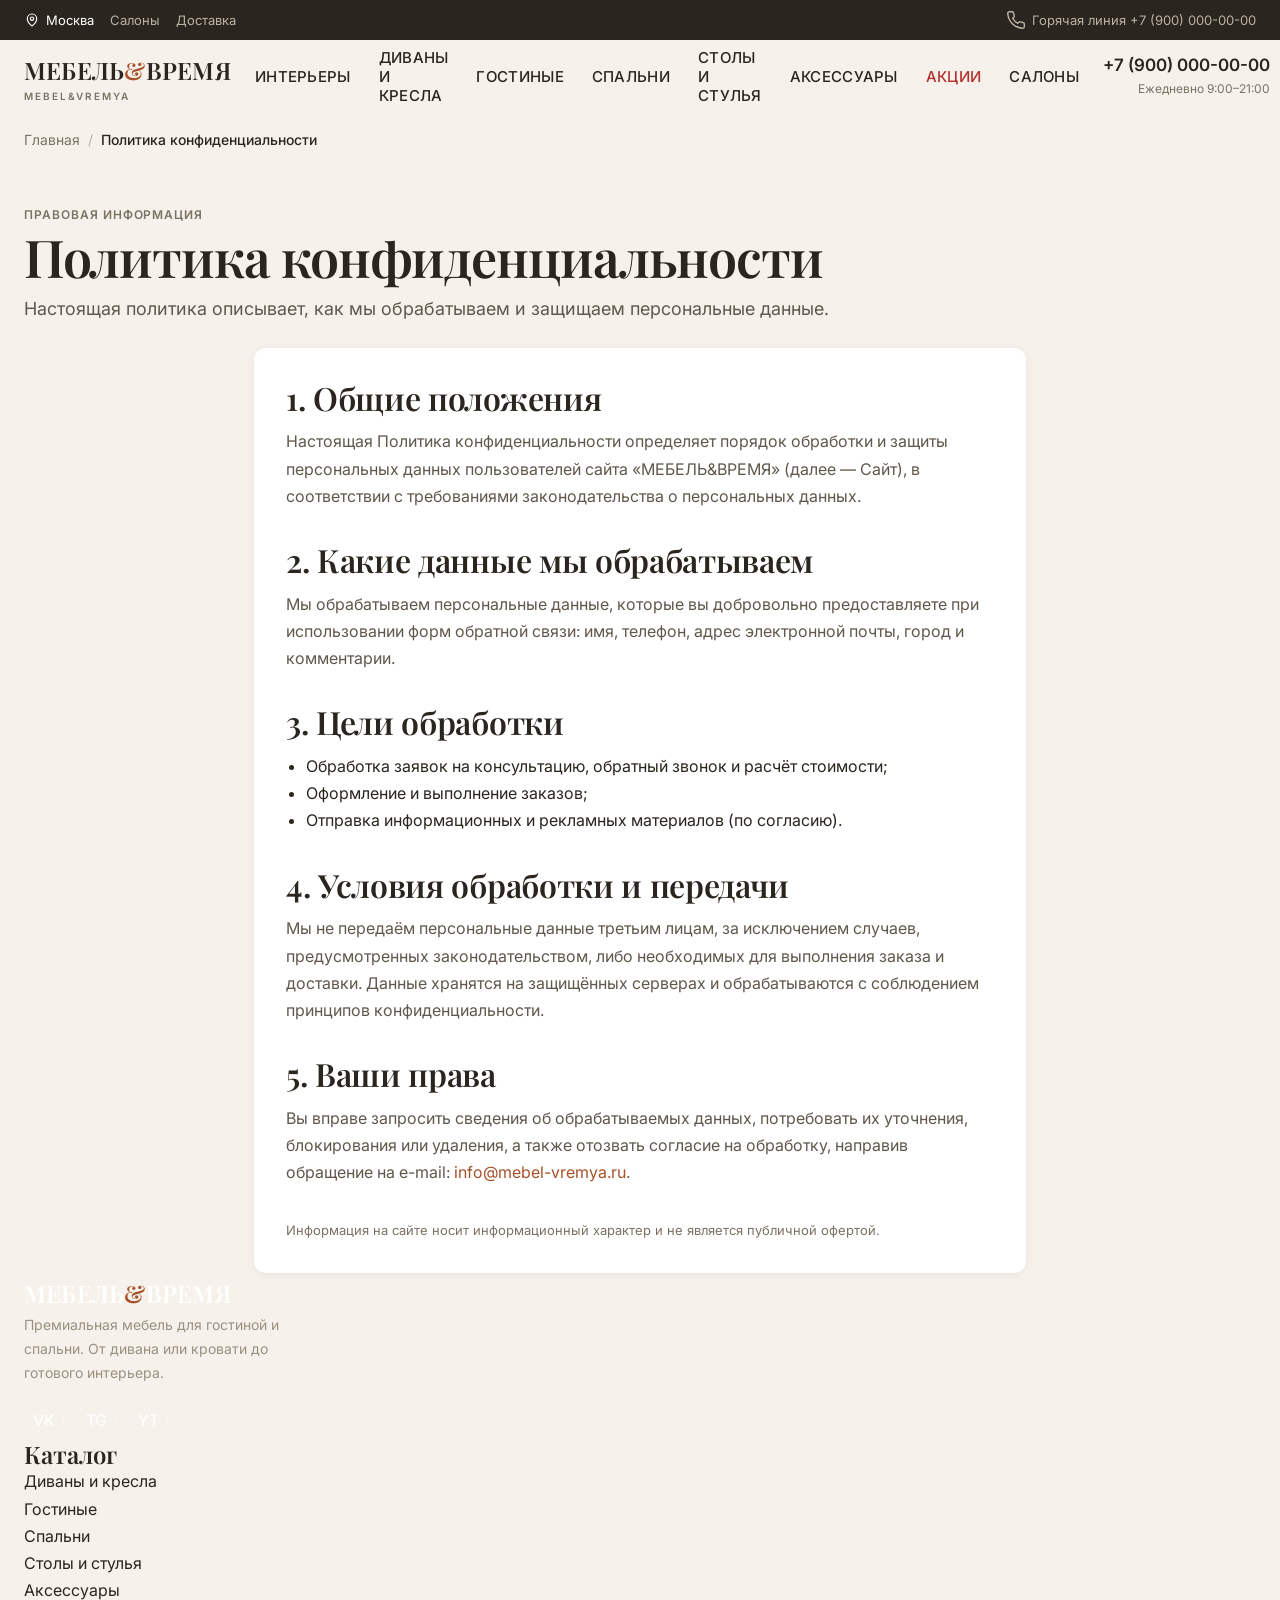
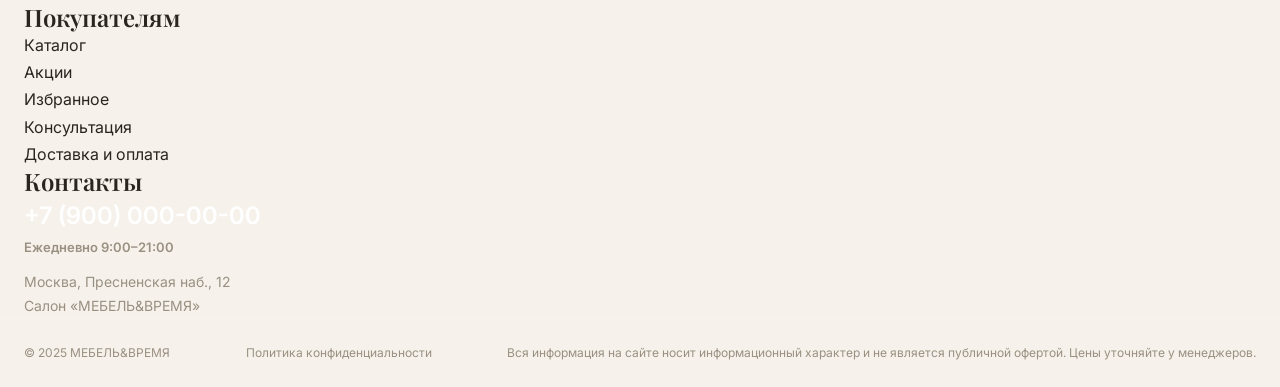
<file: privacy.html>
<!DOCTYPE html>
<html lang="ru">
<head>
<meta charset="UTF-8">
<meta name="viewport" content="width=device-width, initial-scale=1">
<title>Политика конфиденциальности — МЕБЕЛЬ&ВРЕМЯ</title>
<meta name="description" content="Политика конфиденциальности и обработки персональных данных интернет-магазина МЕБЕЛЬ&ВРЕМЯ.">
<link rel="icon" type="image/svg+xml" href="assets/favicon.svg">
<link rel="stylesheet" href="assets/styles.css">
</head>
<body data-page="privacy">
<header id="site-header"></header>

<main>
  <div class="page-breadcrumb-wrap">
    <div class="container">
      <nav class="breadcrumbs" aria-label="Хлебные крошки">
        <a href="index.html">Главная</a><span class="sep">/</span><span class="current">Политика конфиденциальности</span>
      </nav>
    </div>
  </div>

  <div class="page-head">
    <div class="container">
      <span class="overline">Правовая информация</span>
      <h1>Политика конфиденциальности</h1>
      <p class="lead">Настоящая политика описывает, как мы обрабатываем и защищаем персональные данные.</p>
    </div>
  </div>

  <section class="section" style="padding-block:0 0 var(--mv-section-py);">
    <div class="container" style="max-width:820px;">
      <div style="background:var(--mv-card);border-radius:var(--mv-radius-card);padding:var(--mv-space-6);box-shadow:var(--mv-shadow-sm);">
        <h3>1. Общие положения</h3>
        <p style="margin-top:12px;">Настоящая Политика конфиденциальности определяет порядок обработки и защиты персональных данных пользователей сайта «МЕБЕЛЬ&ВРЕМЯ» (далее — Сайт), в соответствии с требованиями законодательства о персональных данных.</p>

        <h3 style="margin-top:var(--mv-space-6);">2. Какие данные мы обрабатываем</h3>
        <p style="margin-top:12px;">Мы обрабатываем персональные данные, которые вы добровольно предоставляете при использовании форм обратной связи: имя, телефон, адрес электронной почты, город и комментарии.</p>

        <h3 style="margin-top:var(--mv-space-6);">3. Цели обработки</h3>
        <ul style="margin-top:12px;list-style:disc;padding-left:20px;">
          <li>Обработка заявок на консультацию, обратный звонок и расчёт стоимости;</li>
          <li>Оформление и выполнение заказов;</li>
          <li>Отправка информационных и рекламных материалов (по согласию).</li>
        </ul>

        <h3 style="margin-top:var(--mv-space-6);">4. Условия обработки и передачи</h3>
        <p style="margin-top:12px;">Мы не передаём персональные данные третьим лицам, за исключением случаев, предусмотренных законодательством, либо необходимых для выполнения заказа и доставки. Данные хранятся на защищённых серверах и обрабатываются с соблюдением принципов конфиденциальности.</p>

        <h3 style="margin-top:var(--mv-space-6);">5. Ваши права</h3>
        <p style="margin-top:12px;">Вы вправе запросить сведения об обрабатываемых данных, потребовать их уточнения, блокирования или удаления, а также отозвать согласие на обработку, направив обращение на e-mail: <a class="accent" href="mailto:info@mebel-vremya.ru">info@mebel-vremya.ru</a>.</p>

        <p style="margin-top:var(--mv-space-6);font-size:13px;color:var(--mv-graphite-500);">Информация на сайте носит информационный характер и не является публичной офертой.</p>
      </div>
    </div>
  </section>
</main>

<footer id="site-footer"></footer>

<script src="assets/products.js"></script>
<script src="assets/app.js"></script>
</body>
</html>
</file>
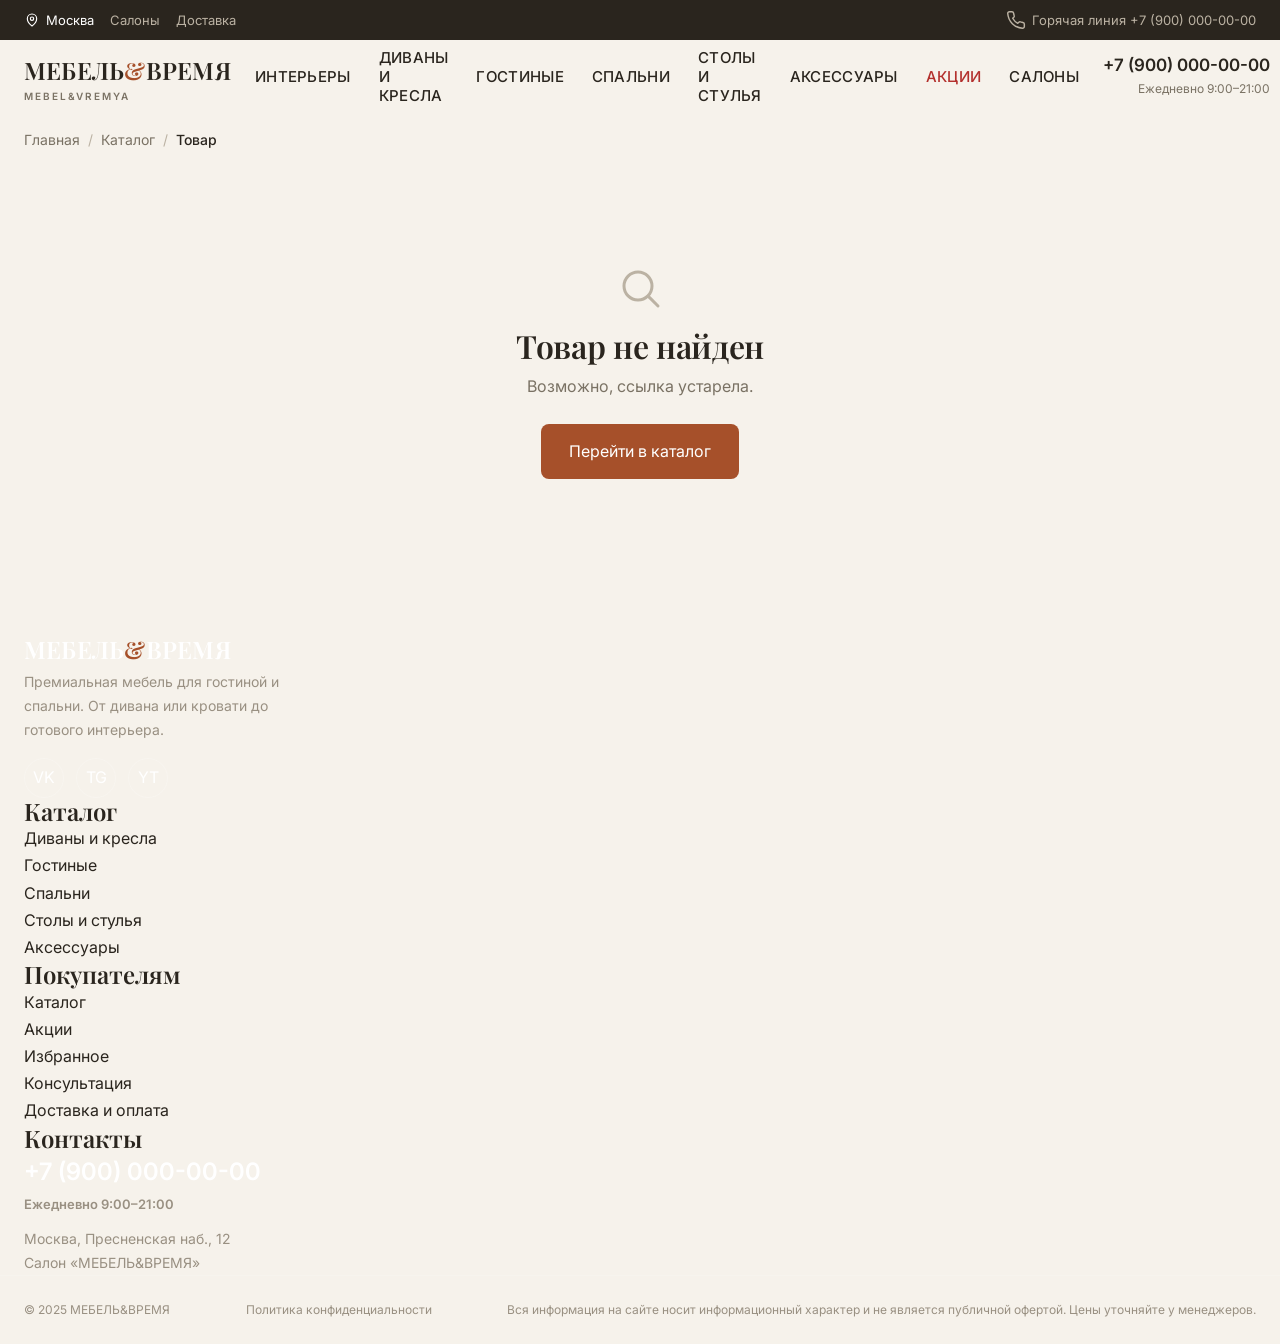
<file: product.html>
<!DOCTYPE html>
<html lang="ru">
<head>
<meta charset="UTF-8">
<meta name="viewport" content="width=device-width, initial-scale=1">
<title>Карточка товара — МЕБЕЛЬ&ВРЕМЯ</title>
<meta name="description" content="Описание товара, характеристики, материалы, цена. Добавьте в корзину или избранное.">
<link rel="icon" type="image/svg+xml" href="assets/favicon.svg">
<link rel="stylesheet" href="assets/styles.css">
</head>
<body data-page="product">
<header id="site-header"></header>

<main>
  <div class="page-breadcrumb-wrap">
    <div class="container">
      <nav class="breadcrumbs" aria-label="Хлебные крошки">
        <a href="index.html">Главная</a><span class="sep">/</span>
        <a href="catalog.html">Каталог</a><span class="sep">/</span>
        <span class="current" id="breadcrumb-current">Товар</span>
      </nav>
    </div>
  </div>

  <section class="section" style="padding-block:clamp(1.5rem,4vw,3rem) var(--mv-section-py);">
    <div class="container">
      <div id="product-root"></div>
    </div>
  </section>
</main>

<footer id="site-footer"></footer>

<script src="assets/products.js"></script>
<script src="assets/app.js"></script>
</body>
</html>
</file>
<file: assets/styles.css>
/* ============================================================
   МЕБЕЛЬ&ВРЕМЯ — styles.css
   Дизайн-система (см. DESIGN.md): токены --mv-* , mobile-first
   ============================================================ */

@import url('https://fonts.googleapis.com/css2?family=Playfair+Display:wght@400;500;600;700&family=Inter:wght@300;400;500;600;700&display=swap');

/* ---------- Токены ---------- */
:root {
  /* Нейтральные */
  --mv-ink:#2A251E; --mv-graphite-900:#26221B; --mv-graphite-800:#38332B;
  --mv-graphite-700:#4A443A; --mv-graphite-600:#5F584C; --mv-graphite-500:#7A7264;
  --mv-graphite-400:#999082; --mv-graphite-300:#BBB2A3; --mv-graphite-200:#DAD3C7;
  --mv-graphite-100:#ECE7DD; --mv-bg:#F6F2EB; --mv-bg-alt:#EFE9DE; --mv-card:#FFFFFF; --mv-sand:#E7DFD0;

  /* Акцент */
  --mv-accent:#A6502A; --mv-accent-600:#8F4322; --mv-accent-dark:#8A3E1F;
  --mv-accent-light:#F3E3D8; --mv-accent-100:#F8EBE0;
  --mv-gold:#C8973F; --mv-gold-light:#F0E2C4;

  /* Семантика */
  --mv-success:#3B7650; --mv-success-light:#E4F0E7;
  --mv-danger:#B3302D; --mv-danger-light:#F7E4E3;
  --mv-warning:#B98A3E;

  /* Шрифты */
  --mv-font-serif:'Playfair Display','Cormorant',Georgia,'Times New Roman',serif;
  --mv-font-sans:'Inter','Montserrat',-apple-system,BlinkMacSystemFont,'Segoe UI',Roboto,Helvetica,Arial,sans-serif;

  /* Типографика */
  --fs-h1:clamp(2rem,5vw,3.25rem); --fs-h2:clamp(1.75rem,4vw,2.5rem);
  --fs-h3:clamp(1.375rem,3vw,2rem); --fs-h4:clamp(1.125rem,2vw,1.5rem);
  --fs-lead:1.125rem; --fs-body:1rem; --fs-body-sm:0.875rem;
  --fs-overline:0.75rem; --fs-nav:0.9375rem; --fs-btn:1rem;
  --fs-price-lg:1.5rem; --fs-price-card:1.25rem; --fs-caption:0.75rem;

  /* Отступы (8pt) */
  --mv-space-1:4px; --mv-space-2:8px; --mv-space-3:12px; --mv-space-4:16px;
  --mv-space-5:24px; --mv-space-6:32px; --mv-space-7:48px; --mv-space-8:64px;
  --mv-space-9:80px; --mv-space-10:120px;

  /* Контейнер/сетка */
  --mv-container:1320px; --mv-container-pad:24px; --mv-gutter:24px; --mv-grid-cols:12;

  /* Радиус */
  --mv-radius-sm:4px; --mv-radius-md:8px; --mv-radius-card:12px;
  --mv-radius-lg:16px; --mv-radius-pill:999px;

  /* Тени */
  --mv-shadow-sm:0 2px 8px rgba(38,34,27,.06);
  --mv-shadow-md:0 8px 24px rgba(38,34,27,.08);
  --mv-shadow-lg:0 16px 40px rgba(38,34,27,.12);
  --mv-shadow-card:0 4px 16px rgba(38,34,27,.06);
  --mv-shadow-hover:0 20px 48px rgba(38,34,27,.16);
  --mv-shadow-btn:0 4px 12px rgba(166,80,42,.28);

  /* Кнопки */
  --mv-btn-radius:8px; --mv-btn-padding:0.875rem 1.75rem;
  --mv-btn-padding-sm:0.625rem 1.125rem; --mv-btn-padding-lg:1rem 2rem;

  /* Секции */
  --mv-section-py:clamp(4rem,8vw,6.5rem);
  --mv-section-gap:clamp(2rem,4vw,3rem);
}

/* ---------- Reset / base ---------- */
*,*::before,*::after{box-sizing:border-box;}
*{margin:0;}
html{scroll-behavior:smooth;}
body{
  font-family:var(--mv-font-sans);
  font-size:16px;line-height:1.7;color:var(--mv-ink);
  background:var(--mv-bg);
  -webkit-font-smoothing:antialiased;
}
img,svg{display:block;max-width:100%;}
a{color:inherit;text-decoration:none;}
button{font-family:inherit;cursor:pointer;}
input,select,textarea{font-family:inherit;}
ul{list-style:none;padding:0;}
h1,h2,h3,h4{font-family:var(--mv-font-serif);font-weight:600;line-height:1.15;color:var(--mv-ink);}
h1{font-size:var(--fs-h1);letter-spacing:-.02em;}
h2{font-size:var(--fs-h2);letter-spacing:-.015em;}
h3{font-size:var(--fs-h3);letter-spacing:-.01em;}
h4{font-size:var(--fs-h4);}
p{color:var(--mv-graphite-600);}

:focus-visible{outline:2px solid var(--mv-accent);outline-offset:2px;}

/* ---------- Utility ---------- */
.container{max-width:var(--mv-container);margin-inline:auto;padding-inline:var(--mv-container-pad);}
.overline{
  font:600 var(--fs-overline)/1.4 var(--mv-font-sans);
  letter-spacing:.08em;text-transform:uppercase;color:var(--mv-graphite-500);
}
.lead{font-size:var(--fs-lead);line-height:1.6;color:var(--mv-graphite-600);}
.price{font-family:var(--mv-font-sans);font-weight:700;color:var(--mv-ink);font-variant-numeric:tabular-nums;}
.price--lg{font-size:var(--fs-price-lg);}
.price--card{font-size:var(--fs-price-card);}
.muted{color:var(--mv-graphite-500);}
.section{padding-block:var(--mv-section-py);}
.section--alt{background:var(--mv-bg-alt);}
.section-head{max-width:640px;margin-bottom:var(--mv-section-gap);}
.section-head .overline{margin-bottom:var(--mv-space-3);}
.section-head h2{margin-bottom:var(--mv-space-3);}
.section-head--center{margin-inline:auto;text-align:center;}
.section-head--center .overline{margin-inline:auto;}
.accent{color:var(--mv-accent);}
.rule{width:48px;height:2px;background:var(--mv-accent);margin-top:var(--mv-space-4);}
.rule--center{margin-inline:auto;}

/* ---------- Buttons ---------- */
.btn{
  display:inline-flex;align-items:center;justify-content:center;gap:8px;
  font:600 var(--mv-btn-font) var(--mv-font-sans);
  border-radius:var(--mv-btn-radius);border:none;padding:var(--mv-btn-padding);
  text-align:center;transition:background .2s ease,color .2s ease,border-color .2s ease,transform .2s ease,box-shadow .2s ease;
  white-space:nowrap;
}
.btn--primary{background:var(--mv-accent);color:#fff;}
.btn--primary:hover{background:var(--mv-accent-600);transform:translateY(-1px);box-shadow:var(--mv-shadow-btn);}
.btn--primary:active{background:var(--mv-accent-dark);transform:none;}
.btn--secondary{background:transparent;color:var(--mv-ink);border:1px solid var(--mv-ink);}
.btn--secondary:hover{background:var(--mv-ink);color:#fff;}
.btn--secondary:active{background:var(--mv-graphite-800);}
.btn--ghost{background:transparent;color:var(--mv-accent);padding:var(--mv-btn-padding-sm);}
.btn--ghost:hover{text-decoration:underline;}
.btn--on-dark{background:transparent;color:#fff;border:1px solid rgba(255,255,255,.4);}
.btn--on-dark:hover{background:#fff;color:var(--mv-ink);}
.btn--danger{background:transparent;color:var(--mv-danger);border:1px solid var(--mv-danger);}
.btn--danger:hover{background:var(--mv-danger);color:#fff;}
.btn--large{padding:var(--mv-btn-padding-lg);font-size:1.125rem;}
.btn--small{padding:var(--mv-btn-padding-sm);font-size:var(--mv-btn-font-sm);}
.btn--block{width:100%;}
.btn:disabled{opacity:.5;cursor:not-allowed;}

.icon-btn{
  position:relative;display:inline-flex;align-items:center;justify-content:center;
  width:44px;height:44px;border-radius:var(--mv-radius-md);border:none;background:transparent;
  color:var(--mv-ink);transition:background .2s ease,color .2s ease;
}
.icon-btn:hover{background:var(--mv-graphite-100);}
.icon{width:20px;height:20px;stroke:currentColor;}

/* Badge counter */
.badge-count{
  position:absolute;top:4px;right:4px;min-width:18px;height:18px;border-radius:var(--mv-radius-pill);
  background:var(--mv-accent);color:#fff;font:700 11px/1 var(--mv-font-sans);
  display:none;align-items:center;justify-content:center;padding:0 5px;
}
.badge-count.is-visible{display:flex;}

/* ---------- Header ---------- */
.site-header{position:sticky;top:0;z-index:50;background:var(--mv-bg);}
.site-header.is-scrolled{box-shadow:var(--mv-shadow-sm);}
.topbar{background:var(--mv-ink);color:#fff;font-size:13px;}
.topbar .container{display:flex;align-items:center;justify-content:space-between;min-height:40px;gap:16px;}
.topbar a{color:var(--mv-graphite-300);font-size:13px;transition:color .2s;}
.topbar a:hover{color:#fff;}
.topbar-left,.topbar-right{display:flex;align-items:center;gap:16px;}
.topbar-city{display:inline-flex;align-items:center;gap:6px;color:#fff;}
.topbar-city .icon{width:16px;height:16px;}
.topbar-hotline{display:inline-flex;align-items:center;gap:6px;}
@media (max-width:767px){.topbar{display:none;}}

.mainbar{background:var(--mv-bg);}
.mainbar .container{display:flex;align-items:center;justify-content:space-between;gap:24px;height:72px;}
.mainbar-right{display:flex;align-items:center;gap:var(--mv-space-2);}
.logo{font-family:var(--mv-font-serif);font-weight:600;font-size:1.5rem;letter-spacing:.01em;color:var(--mv-ink);white-space:nowrap;}
.logo .amp{color:var(--mv-accent);}
.logo-sub{display:block;font:600 10px var(--mv-font-sans);letter-spacing:.2em;text-transform:uppercase;color:var(--mv-graphite-500);}
.header-phone{display:none;text-align:right;}
.header-phone a{font:600 17px var(--mv-font-sans);color:var(--mv-ink);white-space:nowrap;}
.header-phone small{display:block;font-size:12px;color:var(--mv-graphite-500);}
@media (min-width:1200px){.header-phone{display:block;}}

/* Nav */
.main-nav{display:none;}
@media (min-width:1024px){.main-nav{display:block;}}
.main-nav ul{display:flex;align-items:center;gap:28px;}
.main-nav a.nav-link{
  font:500 var(--fs-nav) var(--mv-font-sans);letter-spacing:.02em;text-transform:uppercase;
  color:var(--mv-ink);padding:10px 0;position:relative;display:inline-flex;align-items:center;gap:4px;
}
.main-nav a.nav-link:hover{color:var(--mv-accent);}
.main-nav a.nav-link::after{
  content:'';position:absolute;left:0;bottom:0;width:0;height:2px;background:var(--mv-accent);transition:width .2s ease;
}
.main-nav a.nav-link:hover::after{width:100%;}
.main-nav a.nav-link.is-promo{color:var(--mv-danger);}
.main-nav a.nav-link.is-promo::after{background:var(--mv-danger);}
.nav-item{position:relative;}
.nav-dropdown{
  position:absolute;top:100%;left:-12px;background:var(--mv-card);border-radius:var(--mv-radius-card);
  box-shadow:var(--mv-shadow-lg);padding:var(--mv-space-5);min-width:280px;display:none;z-index:60;
}
.nav-item:hover .nav-dropdown{display:block;}
.nav-dropdown .dd-title{font:600 12px var(--mv-font-sans);letter-spacing:.08em;text-transform:uppercase;color:var(--mv-accent);margin-bottom:var(--mv-space-3);}
.nav-dropdown a{display:block;padding:6px 0;font:400 14px var(--mv-font-sans);color:var(--mv-graphite-600);transition:color .2s;}
.nav-dropdown a:hover{color:var(--mv-accent);}

/* Burger */
.burger{display:inline-flex;}
@media (min-width:1024px){.burger{display:none;}}

/* Mobile drawer menu */
.mobile-menu{
  position:fixed;inset:0;z-index:80;display:none;
}
.mobile-menu.is-open{display:flex;}
.mobile-menu__overlay{position:absolute;inset:0;background:rgba(38,34,27,.5);}
.mobile-menu__panel{
  position:relative;background:var(--mv-card);width:min(100%,420px);height:100%;overflow-y:auto;
  padding:var(--mv-space-5);display:flex;flex-direction:column;gap:var(--mv-space-2);
}
.mobile-menu__head{display:flex;align-items:center;justify-content:space-between;margin-bottom:var(--mv-space-3);}
.mobile-menu a.big{
  font:600 clamp(1.25rem,6vw,1.75rem) var(--mv-font-serif);color:var(--mv-ink);padding:10px 0;
  border-bottom:1px solid var(--mv-graphite-100);
}
.mobile-menu a.big:hover{color:var(--mv-accent);}
.mobile-menu a.sub{font:400 15px var(--mv-font-sans);color:var(--mv-graphite-600);padding:6px 0 6px 12px;}
.mobile-menu a.sub:hover{color:var(--mv-accent);}

/* ---------- Breadcrumbs ---------- */
.breadcrumbs{display:flex;align-items:center;flex-wrap:wrap;gap:8px;padding:16px 0;font-size:14px;color:var(--mv-graphite-400);}
.breadcrumbs a{color:var(--mv-graphite-500);transition:color .2s;}
.breadcrumbs a:hover{color:var(--mv-accent);}
.breadcrumbs .sep{color:var(--mv-graphite-300);}
.breadcrumbs .current{color:var(--mv-ink);font-weight:500;}

/* ---------- Hero ---------- */
.hero{background:linear-gradient(135deg,var(--mv-accent-light),#F1E7D9);position:relative;overflow:hidden;}
.hero .container{position:relative;padding-block:clamp(3.5rem,8vw,7rem);display:grid;grid-template-columns:1fr;gap:var(--mv-space-6);align-items:center;}
@media (min-width:1024px){.hero .container{grid-template-columns:1.05fr .95fr;}}
.hero h1{margin-bottom:var(--mv-space-4);}
.hero p.lead{margin-bottom:var(--mv-space-6);max-width:520px;}
.hero-actions{display:flex;flex-wrap:wrap;gap:var(--mv-space-3);}
.hero-visual{display:none;}
@media (min-width:1024px){.hero-visual{display:block;}}
.hero-visual svg{border-radius:var(--mv-radius-lg);box-shadow:var(--mv-shadow-lg);width:100%;height:auto;}
.hero-badges{display:flex;flex-wrap:wrap;gap:var(--mv-space-3);margin-top:var(--mv-space-5);}
.hero-badge{display:inline-flex;align-items:center;gap:8px;font:500 14px var(--mv-font-sans);color:var(--mv-graphite-600);}
.hero-badge .dot{width:8px;height:8px;border-radius:50%;background:var(--mv-accent);}

/* ---------- Advantages ---------- */
.adv-grid{display:grid;grid-template-columns:repeat(auto-fit,minmax(260px,1fr));gap:24px;}
.advantage-card{background:var(--mv-card);border-radius:var(--mv-radius-card);padding:24px;box-shadow:var(--mv-shadow-sm);transition:box-shadow .25s ease,transform .25s ease;}
.advantage-card:hover{box-shadow:var(--mv-shadow-md);transform:translateY(-2px);}
.advantage-card .icon-big{width:36px;height:36px;stroke:var(--mv-accent);margin-bottom:var(--mv-space-4);}
.advantage-card h4{margin-bottom:var(--mv-space-2);}
.advantage-card p{font-size:14px;}

/* ---------- Category cards ---------- */
.cat-grid{display:grid;grid-template-columns:repeat(2,1fr);gap:12px;}
@media (min-width:768px){.cat-grid{grid-template-columns:repeat(3,1fr);gap:24px;}}
@media (min-width:1200px){.cat-grid{grid-template-columns:repeat(5,1fr);}}
.category-card{
  position:relative;display:flex;flex-direction:column;justify-content:flex-end;overflow:hidden;
  border-radius:var(--mv-radius-lg);min-height:260px;color:#fff;transition:transform .25s ease;box-shadow:var(--mv-shadow-card);
}
.category-card:hover{transform:translateY(-4px);}
.category-card .bg{position:absolute;inset:0;background-size:cover;background-position:center;transition:transform .4s ease;}
.category-card:hover .bg{transform:scale(1.05);}
.category-card .shade{position:absolute;inset:0;background:linear-gradient(180deg,rgba(38,34,27,0),rgba(38,34,27,.55));}
.category-card .inner{position:relative;padding:var(--mv-space-5);z-index:2;}
.category-card .overline{color:var(--mv-accent-light);}
.category-card h3{color:#fff;font-weight:500;font-size:1.5rem;margin-top:var(--mv-space-2);}
.category-card .arr{position:absolute;right:16px;bottom:16px;opacity:0;transform:translateX(-8px);transition:.25s ease;z-index:2;}
.category-card:hover .arr{opacity:1;transform:translateX(0);}

/* ---------- Product grid & card ---------- */
.product-grid{display:grid;grid-template-columns:repeat(2,1fr);gap:12px;}
@media (min-width:768px){.product-grid{grid-template-columns:repeat(3,1fr);gap:24px;}}
@media (min-width:1200px){.product-grid{grid-template-columns:repeat(4,1fr);}}

.product-card{
  position:relative;display:flex;flex-direction:column;background:var(--mv-card);border-radius:var(--mv-radius-card);
  overflow:hidden;border:1px solid var(--mv-graphite-200);box-shadow:var(--mv-shadow-card);transition:box-shadow .25s ease,transform .25s ease;
}
.product-card:hover{box-shadow:var(--mv-shadow-hover);transform:translateY(-4px);}
.product-card .media{position:relative;aspect-ratio:4/3;overflow:hidden;}
.product-card .media svg.ph{width:100%;height:100%;object-fit:cover;transition:transform .4s ease;}
.product-card:hover .media svg.ph{transform:scale(1.05);}
.badges{position:absolute;top:10px;left:10px;display:flex;flex-direction:column;gap:6px;z-index:3;}
.badge{display:inline-flex;align-items:center;padding:4px 10px;border-radius:var(--mv-radius-pill);font:600 12px var(--mv-font-sans);}
.badge--new{background:var(--mv-accent-light);color:var(--mv-accent);}
.badge--hit{background:var(--mv-gold);color:#fff;}
.badge--sale{background:var(--mv-danger-light);color:var(--mv-danger);}
.fav-btn{position:absolute;top:10px;right:10px;z-index:3;width:40px;height:40px;border-radius:50%;border:none;background:rgba(255,255,255,.85);display:flex;align-items:center;justify-content:center;color:var(--mv-ink);transition:background .2s,color .2s;}
.fav-btn .icon{width:20px;height:20px;}
.fav-btn.is-active{color:var(--mv-danger);}
.fav-btn.is-active .icon{fill:currentColor;}
.product-card .body{display:flex;flex-direction:column;gap:8px;padding:16px;flex:1;}
.product-card .cat{font:600 12px var(--mv-font-sans);letter-spacing:.08em;text-transform:uppercase;color:var(--mv-graphite-500);}
.product-card .name{font:500 1.0625rem var(--mv-font-sans);color:var(--mv-ink);line-height:1.35;display:-webkit-box;-webkit-line-clamp:2;-webkit-box-orient:vertical;overflow:hidden;}
.product-card .name:hover{color:var(--mv-accent);}
.product-card .price-row{display:flex;align-items:baseline;gap:8px;flex-wrap:wrap;}
.product-card .old{font-size:14px;color:var(--mv-graphite-400);text-decoration:line-through;font-variant-numeric:tabular-nums;}
.product-card .btn{margin-top:auto;}

/* ---------- Catalog filters ---------- */
.catalog-top{display:flex;flex-direction:column;gap:var(--mv-space-4);margin-bottom:var(--mv-space-6);}
@media (min-width:768px){.catalog-top{flex-direction:row;align-items:flex-end;justify-content:space-between;}}
.catalog-title h1{font-size:var(--fs-h2);}
.filters{background:var(--mv-card);border:1px solid var(--mv-graphite-200);border-radius:var(--mv-radius-card);padding:var(--mv-space-5);box-shadow:var(--mv-shadow-sm);margin-bottom:var(--mv-space-5);}
.filters-row{display:flex;flex-direction:column;gap:var(--mv-space-4);}
@media (min-width:900px){.filters-row{flex-direction:row;flex-wrap:wrap;align-items:flex-end;}}
.chip-row{display:flex;gap:8px;overflow-x:auto;padding-bottom:8px;-webkit-overflow-scrolling:touch;scrollbar-width:none;}
.chip-row::-webkit-scrollbar{display:none;}
.chip{white-space:nowrap;padding:0.5rem 1rem;border-radius:var(--mv-radius-pill);border:1px solid var(--mv-graphite-300);background:var(--mv-card);color:var(--mv-graphite-700);font:500 14px var(--mv-font-sans);transition:all .2s ease;}
.chip:hover{border-color:var(--mv-accent);}
.chip--active{border-color:var(--mv-accent);background:var(--mv-accent-light);color:var(--mv-accent);font-weight:600;}
.filter-group{display:flex;flex-direction:column;gap:8px;min-width:200px;}
.filter-group label{font:600 12px var(--mv-font-sans);letter-spacing:.06em;text-transform:uppercase;color:var(--mv-graphite-500);}
.filter-select{height:44px;padding:0 40px 0 14px;border:1px solid var(--mv-graphite-300);border-radius:var(--mv-radius-md);background:var(--mv-card);font:400 15px var(--mv-font-sans);width:100%;cursor:pointer;}
.price-range{display:flex;align-items:center;gap:8px;}
.price-range input{width:100%;height:44px;padding:0 12px;border:1px solid var(--mv-graphite-300);border-radius:var(--mv-radius-md);font:400 15px var(--mv-font-sans);}
.price-range .dash{color:var(--mv-graphite-400);}
.filters-actions{display:flex;align-items:center;gap:12px;flex-wrap:wrap;}
.result-count{font:400 14px var(--mv-font-sans);color:var(--mv-graphite-600);}
.sort-row{display:flex;align-items:center;gap:12px;flex-wrap:wrap;}
.sort-select{height:44px;padding:0 12px;border:1px solid var(--mv-graphite-300);border-radius:var(--mv-radius-md);background:var(--mv-card);font:400 15px var(--mv-font-sans);}

/* Empty state */
.empty-state{text-align:center;padding:var(--mv-space-7) 0;}
.empty-state .icon-big{width:48px;height:48px;stroke:var(--mv-graphite-300);margin:0 auto var(--mv-space-4);}
.empty-state h3{margin-bottom:var(--mv-space-2);}
.empty-state p{color:var(--mv-graphite-500);margin-bottom:var(--mv-space-5);}

/* ---------- Product page ---------- */
.product-page{display:grid;grid-template-columns:1fr;gap:var(--mv-space-6);}
@media (min-width:1024px){.product-page{grid-template-columns:1fr 1fr;}}
.p-gallery .main{position:relative;border-radius:var(--mv-radius-card);overflow:hidden;border:1px solid var(--mv-graphite-200);}
.p-gallery .main svg{width:100%;height:auto;display:block;aspect-ratio:4/3;object-fit:cover;}
.p-thumbs{display:flex;gap:12px;margin-top:var(--mv-space-3);overflow-x:auto;padding-bottom:4px;}
.p-thumb{width:60px;height:60px;border-radius:var(--mv-radius-md);overflow:hidden;border:2px solid transparent;cursor:pointer;flex-shrink:0;background:var(--mv-sand);transition:border-color .2s;}
.p-thumb.is-active{border-color:var(--mv-accent);}
.p-thumb svg{width:100%;height:100%;}
.p-info .overline{margin-bottom:var(--mv-space-3);}
.p-info h1{margin-bottom:var(--mv-space-4);}
.p-price-row{display:flex;align-items:baseline;gap:16px;margin-bottom:var(--mv-space-3);}
.p-price-row .old{font-size:20px;color:var(--mv-graphite-400);text-decoration:line-through;font-variant-numeric:tabular-nums;}
.stock{display:inline-flex;align-items:center;gap:8px;font:500 14px var(--mv-font-sans);margin-bottom:var(--mv-space-4);}
.stock .dot{width:8px;height:8px;border-radius:50%;}
.stock--in .dot{background:var(--mv-success);}
.stock--in{color:var(--mv-success);}
.stock--out .dot{background:var(--mv-danger);}
.stock--out{color:var(--mv-danger);}
.p-desc{margin-bottom:var(--mv-space-5);}
.p-desc p{margin-bottom:var(--mv-space-3);}
.p-materials{margin-bottom:var(--mv-space-5);}
.swatches{display:flex;flex-wrap:wrap;gap:12px;margin-top:var(--mv-space-3);}
.swatch{display:flex;flex-direction:column;align-items:center;gap:6px;cursor:pointer;background:none;border:none;}
.swatch-box{width:40px;height:40px;border-radius:var(--mv-radius-md);border:1px solid var(--mv-graphite-300);transition:border-color .2s;}
.swatch.is-active .swatch-box{border:2px solid var(--mv-accent);}
.swatch small{font-size:12px;color:var(--mv-graphite-600);}
.p-actions{display:flex;flex-wrap:wrap;gap:var(--mv-space-3);margin-bottom:var(--mv-space-5);}
.p-features{display:grid;grid-template-columns:repeat(auto-fit,minmax(220px,1fr));gap:12px;}
.p-features .feature{background:var(--mv-card);border:1px solid var(--mv-graphite-200);border-radius:var(--mv-radius-card);padding:16px;display:flex;align-items:flex-start;gap:12px;}
.p-features .icon{width:24px;height:24px;stroke:var(--mv-accent);flex-shrink:0;}
.p-features strong{display:block;font:600 14px var(--mv-font-sans);color:var(--mv-ink);}
.p-features small{color:var(--mv-graphite-500);}

/* ---------- Cart drawer ---------- */
.drawer{
  position:fixed;inset:0;z-index:90;display:none;
}
.drawer.is-open{display:flex;}
.drawer__overlay{position:absolute;inset:0;background:rgba(38,34,27,.5);}
.drawer__panel{
  position:relative;margin-left:auto;background:var(--mv-card);width:min(100%,480px);height:100%;
  display:flex;flex-direction:column;box-shadow:var(--mv-shadow-lg);
}
.drawer__head{display:flex;align-items:center;justify-content:space-between;padding:var(--mv-space-5);border-bottom:1px solid var(--mv-graphite-200);}
.drawer__head h3{margin:0;}
.drawer__body{flex:1;overflow-y:auto;padding:var(--mv-space-5);}
.drawer__foot{border-top:1px solid var(--mv-graphite-200);padding:var(--mv-space-5);}
.cart-item{display:grid;grid-template-columns:72px 1fr auto;gap:16px;align-items:center;padding-bottom:var(--mv-space-4);margin-bottom:var(--mv-space-4);border-bottom:1px solid var(--mv-graphite-100);}
.cart-item .thumb{width:72px;height:72px;border-radius:var(--mv-radius-md);overflow:hidden;background:var(--mv-sand);}
.cart-item .thumb svg{width:100%;height:100%;}
.cart-item .meta .name{font:500 15px var(--mv-font-sans);color:var(--mv-ink);}
.cart-item .meta .cat{font:400 12px var(--mv-font-sans);color:var(--mv-graphite-500);}
.cart-item .meta .price{font-size:15px;margin-top:4px;}
.stepper{display:inline-flex;border:1px solid var(--mv-graphite-300);border-radius:var(--mv-radius-md);overflow:hidden;align-items:center;}
.stepper button{width:36px;height:36px;background:var(--mv-graphite-100);border:none;font-size:18px;color:var(--mv-ink);line-height:1;}
.stepper .val{width:44px;text-align:center;font:600 15px var(--mv-font-sans);}
.cart-item .right{display:flex;flex-direction:column;align-items:flex-end;gap:8px;}
.cart-item .remove{background:none;border:none;color:var(--mv-danger);width:28px;height:28px;display:flex;align-items:center;justify-content:center;}
.cart-item .remove .icon{width:18px;height:18px;}
.cart-empty{text-align:center;padding:var(--mv-space-6) 0;}
.cart-empty .icon-big{width:48px;height:48px;stroke:var(--mv-graphite-300);margin:0 auto var(--mv-space-4);}
.cart-summary{display:flex;flex-direction:column;gap:12px;}
.cart-line{display:flex;align-items:center;justify-content:space-between;font:400 15px var(--mv-font-sans);color:var(--mv-graphite-600);}
.cart-line--total{font-family:var(--mv-font-serif);font-size:1.75rem;font-weight:600;color:var(--mv-ink);}
.cart-actions{display:flex;flex-direction:column;gap:12px;margin-top:var(--mv-space-4);}

/* ---------- Reviews ---------- */
.review-grid{display:grid;grid-template-columns:repeat(auto-fit,minmax(260px,1fr));gap:24px;}
.review-card{background:var(--mv-card);border-radius:var(--mv-radius-card);padding:28px;box-shadow:var(--mv-shadow-sm);}
.review-card .stars{color:var(--mv-gold);font-size:18px;letter-spacing:2px;margin-bottom:var(--mv-space-3);}
.review-card p{font-size:15px;color:var(--mv-graphite-600);margin-bottom:var(--mv-space-4);}
.review-card .author{font:500 14px var(--mv-font-sans);color:var(--mv-graphite-500);}

/* ---------- Forms ---------- */
.form-grid{display:grid;grid-template-columns:1fr;gap:var(--mv-space-4);}
@media (min-width:768px){.form-grid{grid-template-columns:1fr 1fr;}.form-grid .full{grid-column:span 2;}}
.field{display:flex;flex-direction:column;gap:6px;}
.field label{font:600 14px var(--mv-font-sans);color:var(--mv-ink);}
.field input,.field select,.field textarea{
  width:100%;height:48px;padding:0 16px;border:1px solid var(--mv-graphite-300);border-radius:var(--mv-radius-md);
  background:var(--mv-card);font:400 16px var(--mv-font-sans);color:var(--mv-ink);transition:border-color .2s,box-shadow .2s;
}
.field textarea{height:auto;min-height:96px;padding:12px 16px;resize:vertical;}
.field input::placeholder,.field textarea::placeholder{color:var(--mv-graphite-400);}
.field input:focus,.field select:focus,.field textarea:focus{border-color:var(--mv-accent);box-shadow:0 0 0 3px rgba(166,80,42,.15);outline:none;}
.field.has-error input,.field.has-error select,.field.has-error textarea{border-color:var(--mv-danger);box-shadow:0 0 0 3px rgba(179,48,45,.12);}
.field .error-msg{display:none;font-size:13px;color:var(--mv-danger);}
.field.has-error .error-msg{display:block;}
.field.is-success input{border-color:var(--mv-success);}
.consent{display:flex;align-items:flex-start;gap:10px;font:400 14px var(--mv-font-sans);color:var(--mv-graphite-600);}
.consent input{width:18px;height:18px;margin-top:2px;accent-color:var(--mv-accent);}
.consent a{color:var(--mv-accent);text-decoration:underline;}
.consent .error-msg{display:none;font-size:13px;color:var(--mv-danger);width:100%;}
.consent.has-error{color:var(--mv-danger);}
.consent.has-error .error-msg{display:block;}
.form-success{display:none;background:var(--mv-success-light);border-radius:var(--mv-radius-card);padding:var(--mv-space-5);text-align:center;}
.form-success.is-visible{display:block;}
.form-success .check{width:56px;height:56px;border-radius:50%;background:#fff;display:flex;align-items:center;justify-content:center;margin:0 auto var(--mv-space-4);}
.form-success h3{margin-bottom:var(--mv-space-2);}
.form-success p{color:var(--mv-graphite-600);}

/* ---------- Modal ---------- */
.modal{position:fixed;inset:0;z-index:100;display:none;align-items:center;justify-content:center;padding:20px;}
.modal.is-open{display:flex;}
.modal__overlay{position:absolute;inset:0;background:rgba(38,34,27,.5);}
.modal__panel{position:relative;background:var(--mv-card);width:100%;max-width:480px;border-radius:var(--mv-radius-lg);padding:32px;box-shadow:var(--mv-shadow-lg);max-height:90vh;overflow-y:auto;animation:modalIn .25s ease;}
@keyframes modalIn{from{opacity:0;transform:translateY(12px);}to{opacity:1;transform:none;}}
.modal__close{position:absolute;top:16px;right:16px;background:none;border:none;color:var(--mv-graphite-500);width:36px;height:36px;display:flex;align-items:center;justify-content:center;}
.modal__close:hover{color:var(--mv-ink);}
.modal h3{margin-bottom:var(--mv-space-4);}

/* ---------- Footer ---------- */
.site-footer{background:var(--mv-graphite-900);color:var(--mv-graphite-300);}
.site-footer .footer-grid{display:grid;grid-template-columns:repeat(auto-fit,minmax(220px,1fr));gap:40px;padding-block:var(--mv-space-8);}
.site-footer h4{color:#fff;font-size:1.125rem;margin-bottom:var(--mv-space-4);}
.site-footer a{color:var(--mv-graphite-300);font-size:15px;transition:color .2s;}
.site-footer a:hover{color:#fff;}
.site-footer ul{display:flex;flex-direction:column;gap:10px;}
.footer-logo{color:#fff;margin-bottom:var(--mv-space-4);}
.footer-logo .amp{color:var(--mv-accent);}
.footer-phone{font-size:1.5rem;font-weight:600;color:#fff;}
.footer-phone small{display:block;font-size:13px;color:var(--mv-graphite-400);}
.socials{display:flex;gap:12px;margin-top:var(--mv-space-4);}
.social{width:40px;height:40px;border-radius:50%;border:1px solid rgba(255,255,255,.2);display:flex;align-items:center;justify-content:center;color:#fff;transition:all .2s;}
.social .icon{width:18px;height:18px;}
.social:hover{color:var(--mv-accent);border-color:var(--mv-accent);}
.footer-bottom{border-top:1px solid rgba(255,255,255,.12);padding-block:var(--mv-space-5);font-size:12px;color:var(--mv-graphite-400);}
.footer-bottom .container{display:flex;flex-direction:column;gap:12px;}
@media (min-width:768px){.footer-bottom .container{flex-direction:row;align-items:center;justify-content:space-between;}}
.footer-bottom a{color:var(--mv-graphite-400);}
.footer-bottom a:hover{color:#fff;}
.disclaimer{max-width:900px;}

/* ---------- Newsletter ---------- */
.newsletter{background:var(--mv-accent-100);}
.newsletter .container{display:grid;grid-template-columns:1fr;gap:var(--mv-space-6);}
@media (min-width:900px){.newsletter .container{grid-template-columns:1fr 1fr;align-items:center;}}
.newsletter form{display:flex;flex-direction:column;gap:var(--mv-space-3);}
@media (min-width:600px){.newsletter form{flex-direction:row;align-items:flex-end;}}
.newsletter .field{flex:1;}
.newsletter .btn{height:48px;}

/* ---------- Contact page ---------- */
.contact-grid{display:grid;grid-template-columns:1fr;gap:var(--mv-space-6);}
@media (min-width:1024px){.contact-grid{grid-template-columns:1fr 1fr;}}
.contact-card{background:var(--mv-card);border-radius:var(--mv-radius-card);padding:var(--mv-space-6);box-shadow:var(--mv-shadow-sm);}
.contact-card h3{margin-bottom:var(--mv-space-3);}
.contact-row{display:flex;align-items:flex-start;gap:12px;padding:var(--mv-space-3) 0;border-bottom:1px solid var(--mv-graphite-100);}
.contact-row .icon{width:22px;height:22px;stroke:var(--mv-accent);flex-shrink:0;margin-top:2px;}
.contact-row .k{font:600 14px var(--mv-font-sans);color:var(--mv-ink);}
.contact-row .v{font:400 14px var(--mv-font-sans);color:var(--mv-graphite-600);}
.salon-list{display:grid;grid-template-columns:repeat(auto-fit,minmax(220px,1fr));gap:24px;margin-top:var(--mv-space-5);}
.salon{border:1px solid var(--mv-graphite-200);border-radius:var(--mv-radius-card);padding:var(--mv-space-5);}

/* ---------- Favorites ---------- */
.page-head{padding-block:var(--mv-space-6) var(--mv-space-5);}
.page-head h1{margin-bottom:var(--mv-space-2);}

/* ---------- Search overlay ---------- */
.search-panel{position:fixed;inset:0;z-index:95;display:none;}
.search-panel.is-open{display:flex;}
.search-panel__overlay{position:absolute;inset:0;background:rgba(38,34,27,.5);}
.search-panel__box{position:relative;margin:auto;width:min(100%,640px);background:var(--mv-card);border-radius:var(--mv-radius-lg);box-shadow:var(--mv-shadow-lg);overflow:hidden;}
.search-panel__head{display:flex;align-items:center;gap:12px;padding:var(--mv-space-4);border-bottom:1px solid var(--mv-graphite-200);}
.search-panel__head input{flex:1;border:none;font:400 18px var(--mv-font-sans);color:var(--mv-ink);outline:none;}
.search-panel__head .icon{width:20px;height:20px;stroke:var(--mv-graphite-500);}
.search-results{max-height:420px;overflow-y:auto;padding:var(--mv-space-3);}
.search-result{display:flex;gap:12px;align-items:center;padding:12px;border-radius:var(--mv-radius-md);transition:background .2s;}
.search-result:hover{background:var(--mv-graphite-100);}
.search-result .thumb{width:56px;height:56px;border-radius:var(--mv-radius-md);overflow:hidden;background:var(--mv-sand);flex-shrink:0;}
.search-result .thumb svg{width:100%;height:100%;}
.search-result .meta .name{font:500 15px var(--mv-font-sans);color:var(--mv-ink);}
.search-result .meta .cat{font:400 12px var(--mv-font-sans);color:var(--mv-graphite-500);}
.search-result .meta .price{font-size:14px;margin-top:2px;font-variant-numeric:tabular-nums;}

/* ---------- Page hero / breadcrumb wrapper ---------- */
.page-breadcrumb-wrap{background:var(--mv-bg);}

/* ---------- Toast ---------- */
.toast{position:fixed;bottom:24px;left:50%;transform:translateX(-50%) translateY(20px);background:var(--mv-ink);color:#fff;padding:14px 24px;border-radius:var(--mv-radius-md);box-shadow:var(--mv-shadow-lg);z-index:120;opacity:0;transition:opacity .3s,transform .3s;font:500 14px var(--mv-font-sans);}
.toast.is-visible{opacity:1;transform:translateX(-50%) translateY(0);}
.toast.toast--error{background:var(--mv-danger);}

/* ---------- Utilities ---------- */
.text-center{text-align:center;}
.mt-4{margin-top:var(--mv-space-4);}
.mt-6{margin-top:var(--mv-space-6);}
.mb-4{margin-bottom:var(--mv-space-4);}

/* ---------- Reduced motion ---------- */
@media (prefers-reduced-motion:reduce){
  *,*::before,*::after{animation-duration:.001ms!important;transition-duration:.001ms!important;scroll-behavior:auto!important;}
}

/* ---------- Responsive ---------- */
@media (max-width:767px){
  :root{--mv-container-pad:16px;--mv-gutter:16px;}
  .mainbar .container{height:64px;}
  .header-phone{display:none;}
  .hero .container{padding-block:3.5rem 2.5rem;}
  .btn--large{padding:0.875rem 1.5rem;}
}
</file>
